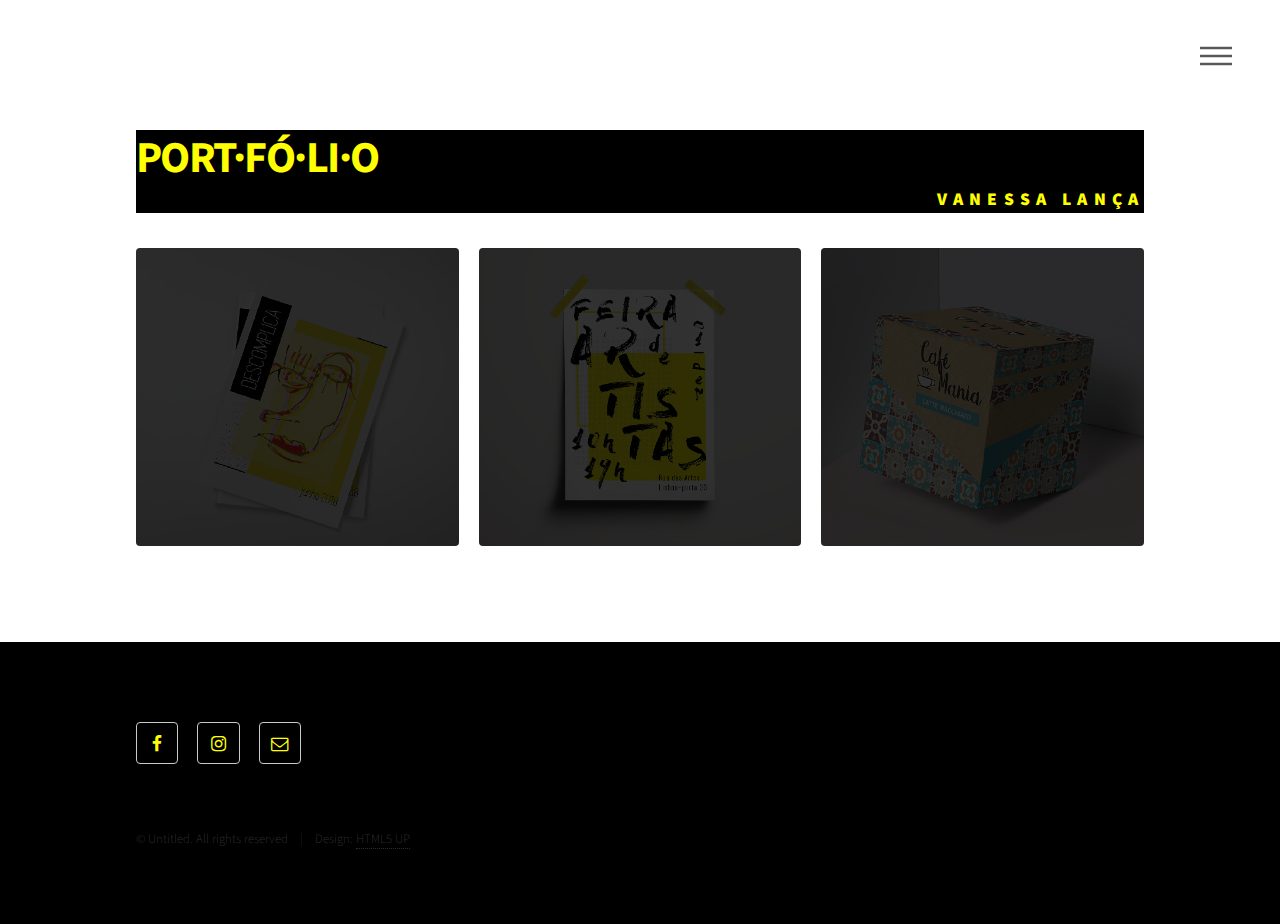
<file: html5up-phantom/index.html>
<!DOCTYPE HTML>
<!--
	Phantom by HTML5 UP
	html5up.net | @ajlkn
	Free for personal and commercial use under the CCA 3.0 license (html5up.net/license)
-->
<html>
	<head>
		<title>:: Portfólio - Vanessa Lança ::</title>
		<meta charset="utf-8" />
		<meta name="viewport" content="width=device-width, initial-scale=1, user-scalable=no" />
		<link rel="stylesheet" href="assets/css/main.css" />
		<noscript><link rel="stylesheet" href="assets/css/noscript.css" /></noscript>
	</head>
	<body class="is-preload">
		<!-- Wrapper -->
			<div id="wrapper">

				<!-- Header -->
					<header id="header">
						<div class="inner">

							<!-- Logo -->
								<!-- <a href="index.html" class="logo">-->
									<!--<span class="symbol"></span><span class="title">PORTFOLIO - VANESSA LANÇA</span>
								</a>

							<!-- Nav -->
								<nav>
									<ul>
										<li><a href="#menu">Menu</a></li>
									</ul>
								</nav>

						</div>
					</header>

				<!-- Menu -->
					<nav id="menu">
						<h2>Menu</h2>
						<ul>
							<li><a href="index.html">Home</a></li>
							<li><a href="contacto.html">Contacto</a></li>
												
							
						</ul>
					</nav>

				<!-- Main -->
					<div id="main">
						<div class="inner">
							<header>
								<h1>PORT·FÓ·LI·O </h1>
								<h2>  VANESSA LANÇA</h2>
								
								<!--<p>.</p> -->
							</header>
							<section class="tiles">
								<article class="style1">
									<span class="image">
										<img src="images/003-01.jpg" alt="" />
									</span>
									<a href="descomplica.html">
										<!--<h2>descomplica</h2> -->
										<div class="content">
											
										</div>
									</a>
								</article>
								<article class="style2">
									<span class="image">
										<img src="images/006-01.jpg" alt="" />
									</span>
									<a href="poster.html">
										<h2></h2>
										<div class="content">
											
										</div>
									</a>
								</article>
								<article class="style3">
									<span class="image">
										<img src="images/009-01.jpg" alt="" />
									</span>
									<a href="cafe.html">
										<h2></h2>
										<div class="content">
											
										</div>
									</a>
								</article>
								<!--<article class="style4">
									<span class="image">
										<img src="images/pic04.jpg" alt="" />
									</span>
									<a href="generic.html">
										<h2>untitled</h2>
										<div class="content">
											
										</div>
									</a>
								</article>
								<article class="style5">
									<span class="image">
										<img src="images/pic05.jpg" alt="" />
									</span>
									<a href="generic.html">
										<h2>untitled</h2>
										<div class="content">
											
										</div>
									</a>
								</article>
								<article class="style6">
									<span class="image">
										<img src="images/pic06.jpg" alt="" />
									</span>
									<a href="generic.html">
										<h2>untitled</h2>
										<div class="content">
											
										</div>
									</a>
								</article>
								<article class="style2">
									<span class="image">
										<img src="images/pic07.jpg" alt="" />
									</span>
									<a href="generic.html">
										<h2>untitled</h2>
										<div class="content">
											
										</div>
									</a>
								</article>
								<article class="style3">
									<span class="image">
										<img src="images/pic08.jpg" alt="" />
									</span>
									<a href="generic.html">
										<h2>untitled</h2>
										<div class="content">
											
										</div>
									</a>
								</article>
								<article class="style1">
									<span class="image">
										<img src="images/pic09.jpg" alt="" />
									</span>
									<a href="generic.html">
										<h2>untitled</h2>
										<div class="content">
											
										</div>
									</a>
								</article>
								<article class="style5">
									<span class="image">
										<img src="images/pic10.jpg" alt="" />
									</span>
									<a href="generic.html">
										<h2>untitled</h2>
										<div class="content">
											
										</div>
									</a>
								</article>
								<article class="style6">
									<span class="image">
										<img src="images/pic11.jpg" alt="" />
									</span>
									<a href="generic.html">
										<h2>untitled</h2>
										<div class="content">
											
										</div>
									</a>
								</article>
								<article class="style4">
									<span class="image">
										<img src="images/pic12.jpg" alt="" />
									</span>
									<a href="generic.html">
										<h2>untitled</h2>
										<div class="content">
											
										</div>
									</a> -->
								</article>
							</section>
						</div>
					</div>

				<!-- Footer -->
					<footer id="footer">
						<div class="inner">
<section>
	  <!--  <h2>Follow</h2>-->
								<ul class="icons">
									
									<li><a href="#" class="icon style2 fa-facebook"><span class="label">Facebook</span></a></li>
									<li><a href="#" class="icon style2 fa-instagram"><span class="label">Instagram</span></a></li>												
																	
									<li><a href="#" class="icon style2 fa-envelope-o"><span class="label">Email</span></a></li>
								</ul>
							</section>
							<ul class="copyright">
								<li>&copy; Untitled. All rights reserved</li><li>Design: <a href="http://html5up.net">HTML5 UP</a></li>
							</ul>
						</div>
					</footer>

			</div>

		<!-- Scripts -->
			<script src="assets/js/jquery.min.js"></script>
			<script src="assets/js/browser.min.js"></script>
			<script src="assets/js/breakpoints.min.js"></script>
			<script src="assets/js/util.js"></script>
			<script src="assets/js/main.js"></script>

	</body>
</html>
</file>
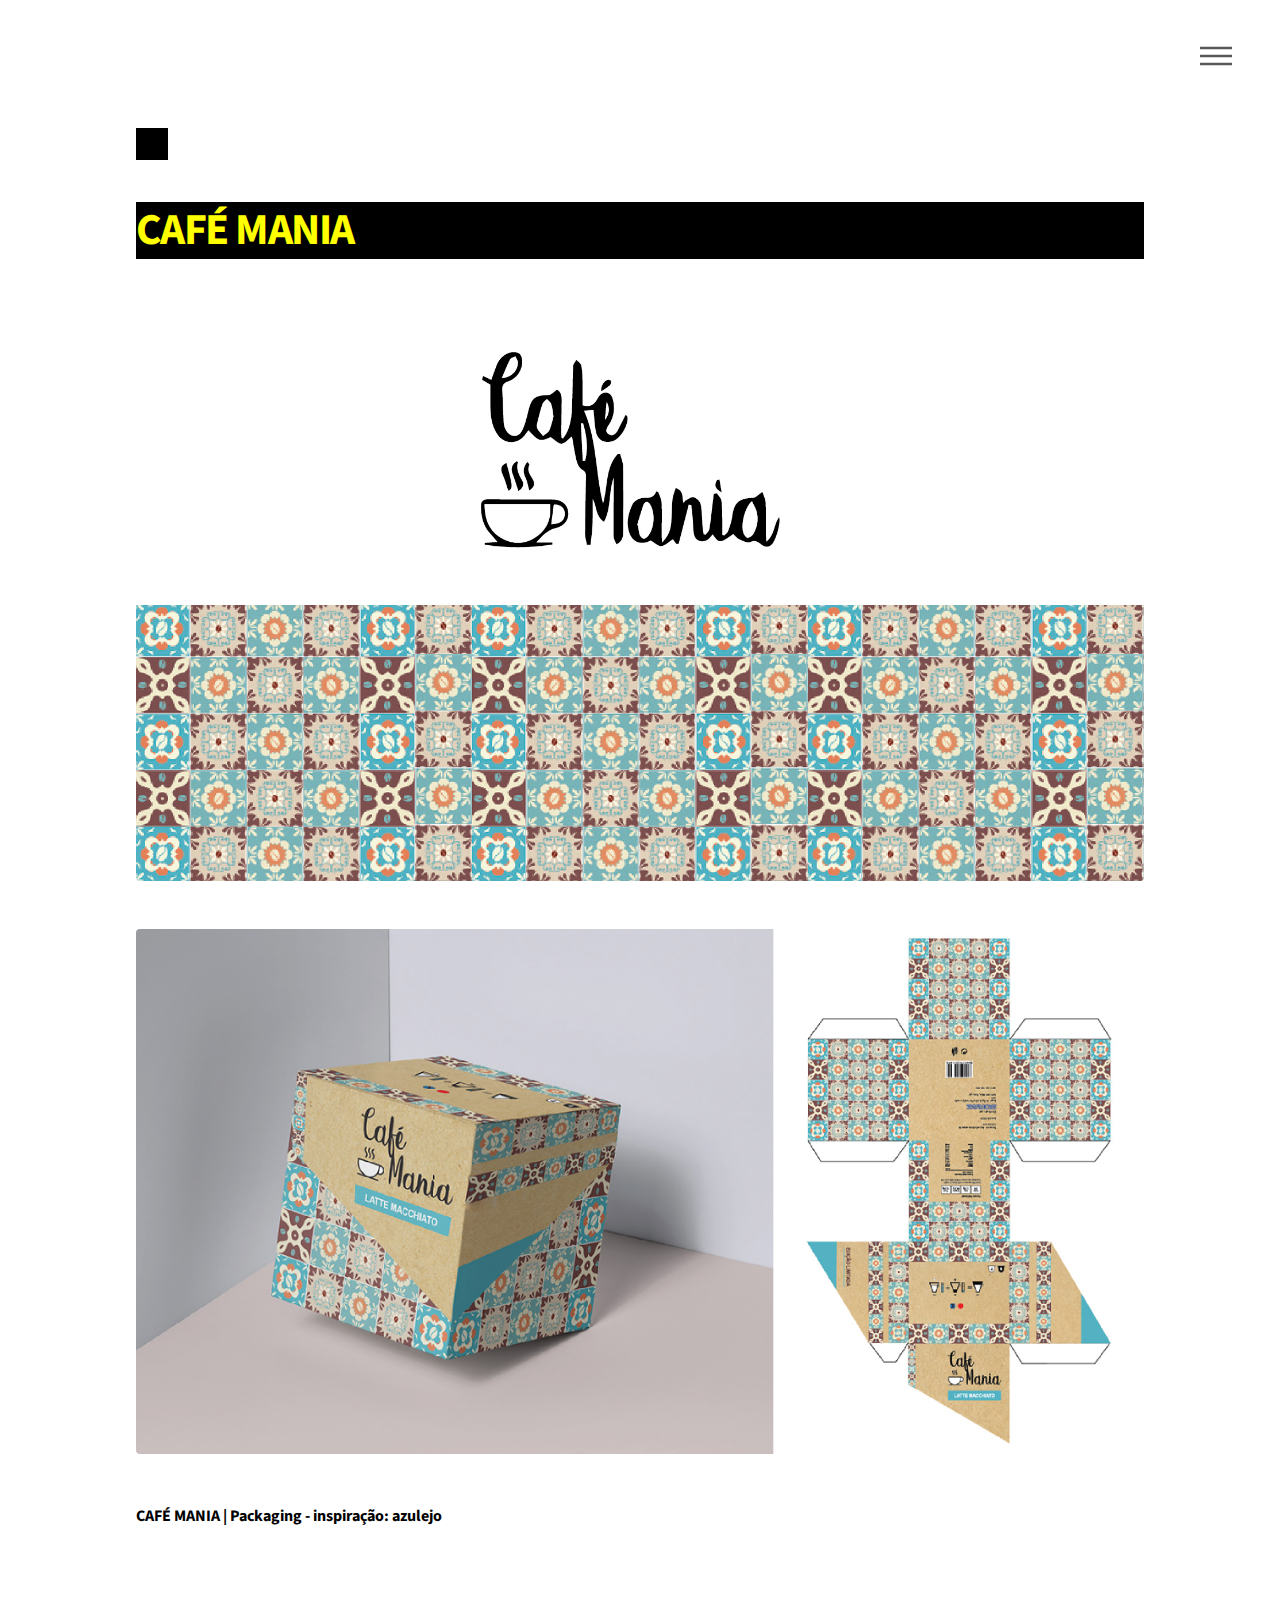
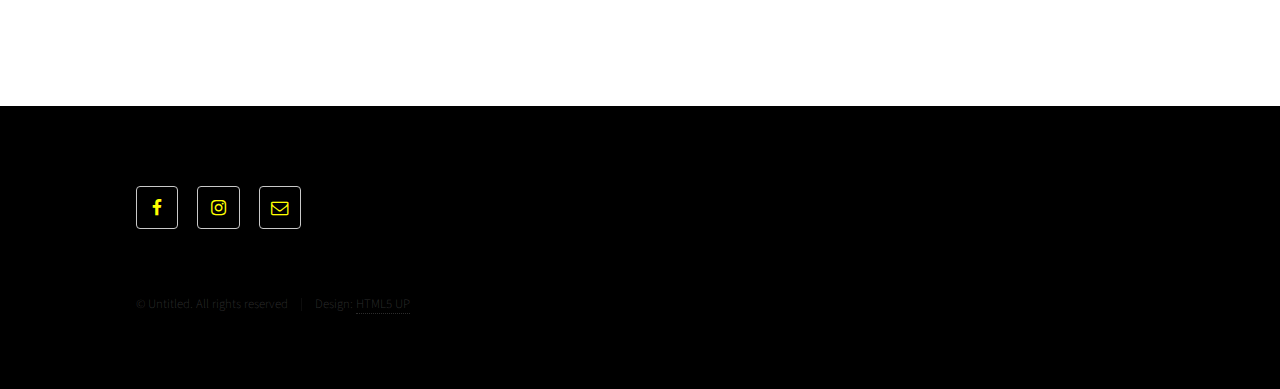
<file: html5up-phantom/cafe.html>
<!DOCTYPE HTML>
<!--
	Phantom by HTML5 UP
	html5up.net | @ajlkn
	Free for personal and commercial use under the CCA 3.0 license (html5up.net/license)
-->
<html>
	<head>
		<title>CAFÉ MANIA</title>
		<meta charset="utf-8" />
		<meta name="viewport" content="width=device-width, initial-scale=1, user-scalable=no" />
		<link rel="stylesheet" href="assets/css/main.css" />
		<noscript><link rel="stylesheet" href="assets/css/noscript.css" /></noscript>
	</head>
	<body class="is-preload">
		<!-- Wrapper -->
			<div id="wrapper">

				<!-- Header -->
					<header id="header">
						<div class="inner">

							<!-- Logo -->
								<a href="index.html" class="logo">
									<span class="symbol"><img src="images/icon.jpg" alt="" /></span>
								</a>

							<!-- Nav -->
								<nav>
									<ul>
										<li><a href="#menu">Menu</a></li>
									</ul>
								</nav>

						</div>
					</header>

				<!-- Menu -->
					<nav id="menu">
						<h2>Menu</h2>
						<ul>
							<li><a href="index.html">Home</a></li>
							<li><a href="contacto.html">Contacto</a></li>
							
						</ul>
					</nav>

				<!-- Main -->
					<div id="main">
						<div class="inner">
							<h1>CAFÉ MANIA</h1>
							<span class="image main"></span>
							
							<span class="image main"><img src="images/007-02.jpg" alt="" /></span>
							<span class="image main"><img src="images/008-01.jpg" alt="" /></span>
						  <p>CAFÉ MANIA | Packaging - inspiração: azulejo</p>
</div>
					</div>

				<!-- Footer -->
					<footer id="footer">
						<div class="inner">
<section>
	  <!--  <h2>Follow</h2>-->
								<ul class="icons">
									
									<li><a href="#" class="icon style2 fa-facebook"><span class="label">Facebook</span></a></li>
									<li><a href="#" class="icon style2 fa-instagram"><span class="label">Instagram</span></a></li>
																	
									<li><a href="#" class="icon style2 fa-envelope-o"><span class="label">Email</span></a></li>
								</ul>
							</section>
							<ul class="copyright">
								<li>&copy; Untitled. All rights reserved</li><li>Design: <a href="http://html5up.net">HTML5 UP</a></li>
							</ul>
						</div>
					</footer>

			</div>

		<!-- Scripts -->
			<script src="assets/js/jquery.min.js"></script>
			<script src="assets/js/browser.min.js"></script>
			<script src="assets/js/breakpoints.min.js"></script>
			<script src="assets/js/util.js"></script>
			<script src="assets/js/main.js"></script>

	</body>
</html>
</file>
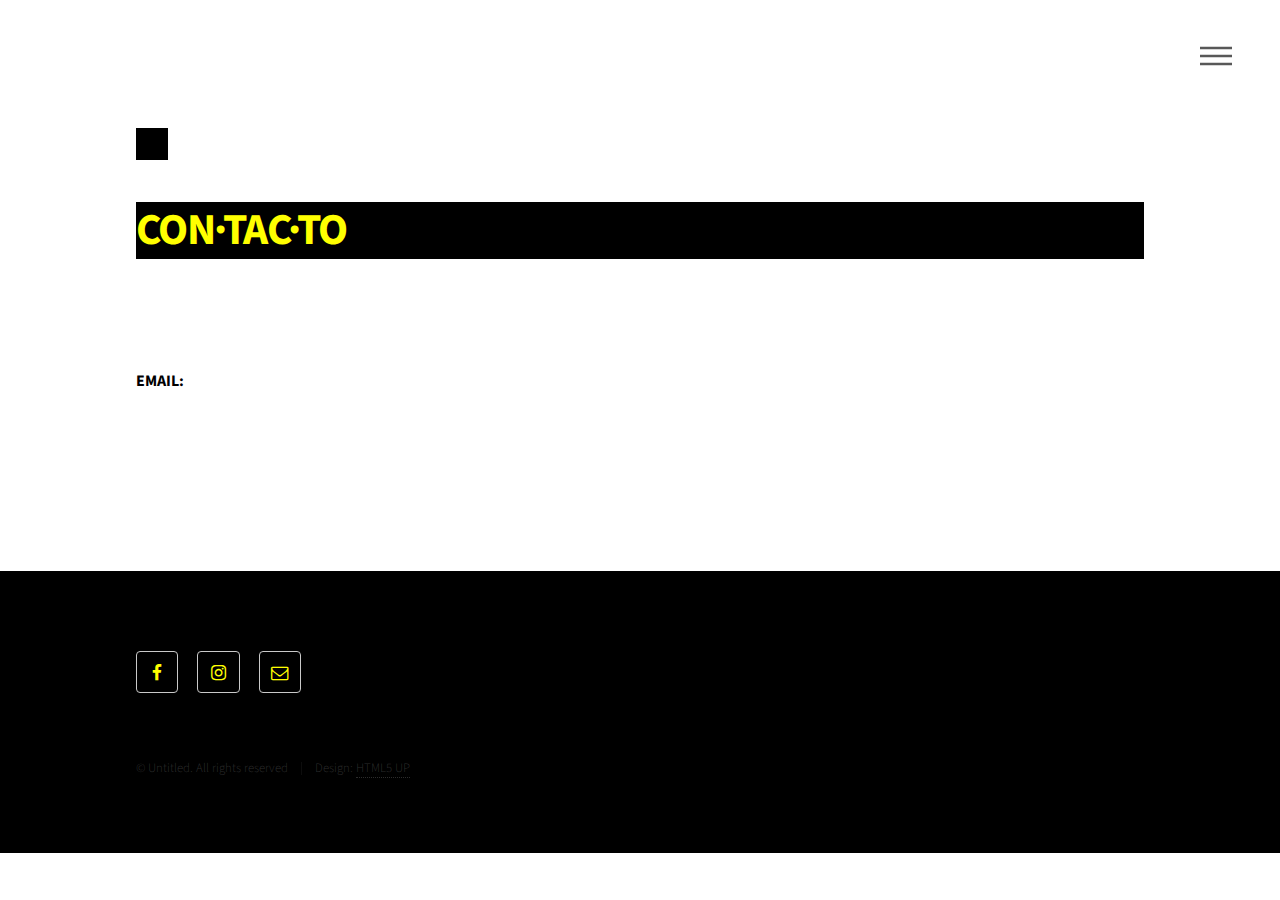
<file: html5up-phantom/contacto.html>
<!DOCTYPE HTML>
<!--
	Phantom by HTML5 UP
	html5up.net | @ajlkn
	Free for personal and commercial use under the CCA 3.0 license (html5up.net/license)
-->
<html>
	<head>
		<title>Contacto</title>
		<meta charset="utf-8" />
		<meta name="viewport" content="width=device-width, initial-scale=1, user-scalable=no" />
		<link rel="stylesheet" href="assets/css/main.css" />
		<noscript><link rel="stylesheet" href="assets/css/noscript.css" /></noscript>
	</head>
	<body class="is-preload">
		<!-- Wrapper -->
			<div id="wrapper">

				<!-- Header -->
					<header id="header">
						<div class="inner">

							<!-- Logo -->
								<a href="index.html" class="logo">
									<span class="symbol"><img src="images/icon.jpg" alt="" /></span>
								</a>

							<!-- Nav -->
								<nav>
									<ul>
										<li><a href="#menu">Menu</a></li>
									</ul>
								</nav>

						</div>
					</header>

				<!-- Menu -->
					<nav id="menu">
						<h2>Menu</h2>
						<ul>
							<li><a href="index.html">Home</a></li>
							<li><a href="generic.html">Ipsum veroeros</a></li>
							<li><a href="generic.html">Tempus etiam</a></li>
							<li><a href="generic.html">Consequat dolor</a></li>
							<li><a href="elements.html">Elements</a></li>
						</ul>
					</nav>

				<!-- Main -->
					<div id="main">
						<div class="inner">
							<h1>CON·TAC·TO</h1>
							<!--<span class="image main"><img src="images/pic13.jpg" alt="" /></span>-->
							
							<!--<span class="image main"><img src="images/pic13.jpg" alt="" /></span>-->
							<p>&nbsp;</p>
							<p>EMAIL: </p>
						</div>
					</div>

				<!-- Footer -->
					<footer id="footer">
						<div class="inner">
<section>
	   <!-- <h2>Follow</h2>-->
								<ul class="icons">
									
									<li><a href="#" class="icon style2 fa-facebook"><span class="label">Facebook</span></a></li>
									<li><a href="#" class="icon style2 fa-instagram"><span class="label">Instagram</span></a></li>
																	
									<li><a href="#" class="icon style2 fa-envelope-o"><span class="label">Email</span></a></li>
								</ul>
							</section>
							<ul class="copyright">
								<li>&copy; Untitled. All rights reserved</li><li>Design: <a href="http://html5up.net">HTML5 UP</a></li>
							</ul>
						</div>
					</footer>

			</div>

		<!-- Scripts -->
			<script src="assets/js/jquery.min.js"></script>
			<script src="assets/js/browser.min.js"></script>
			<script src="assets/js/breakpoints.min.js"></script>
			<script src="assets/js/util.js"></script>
			<script src="assets/js/main.js"></script>

	</body>
</html>
</file>
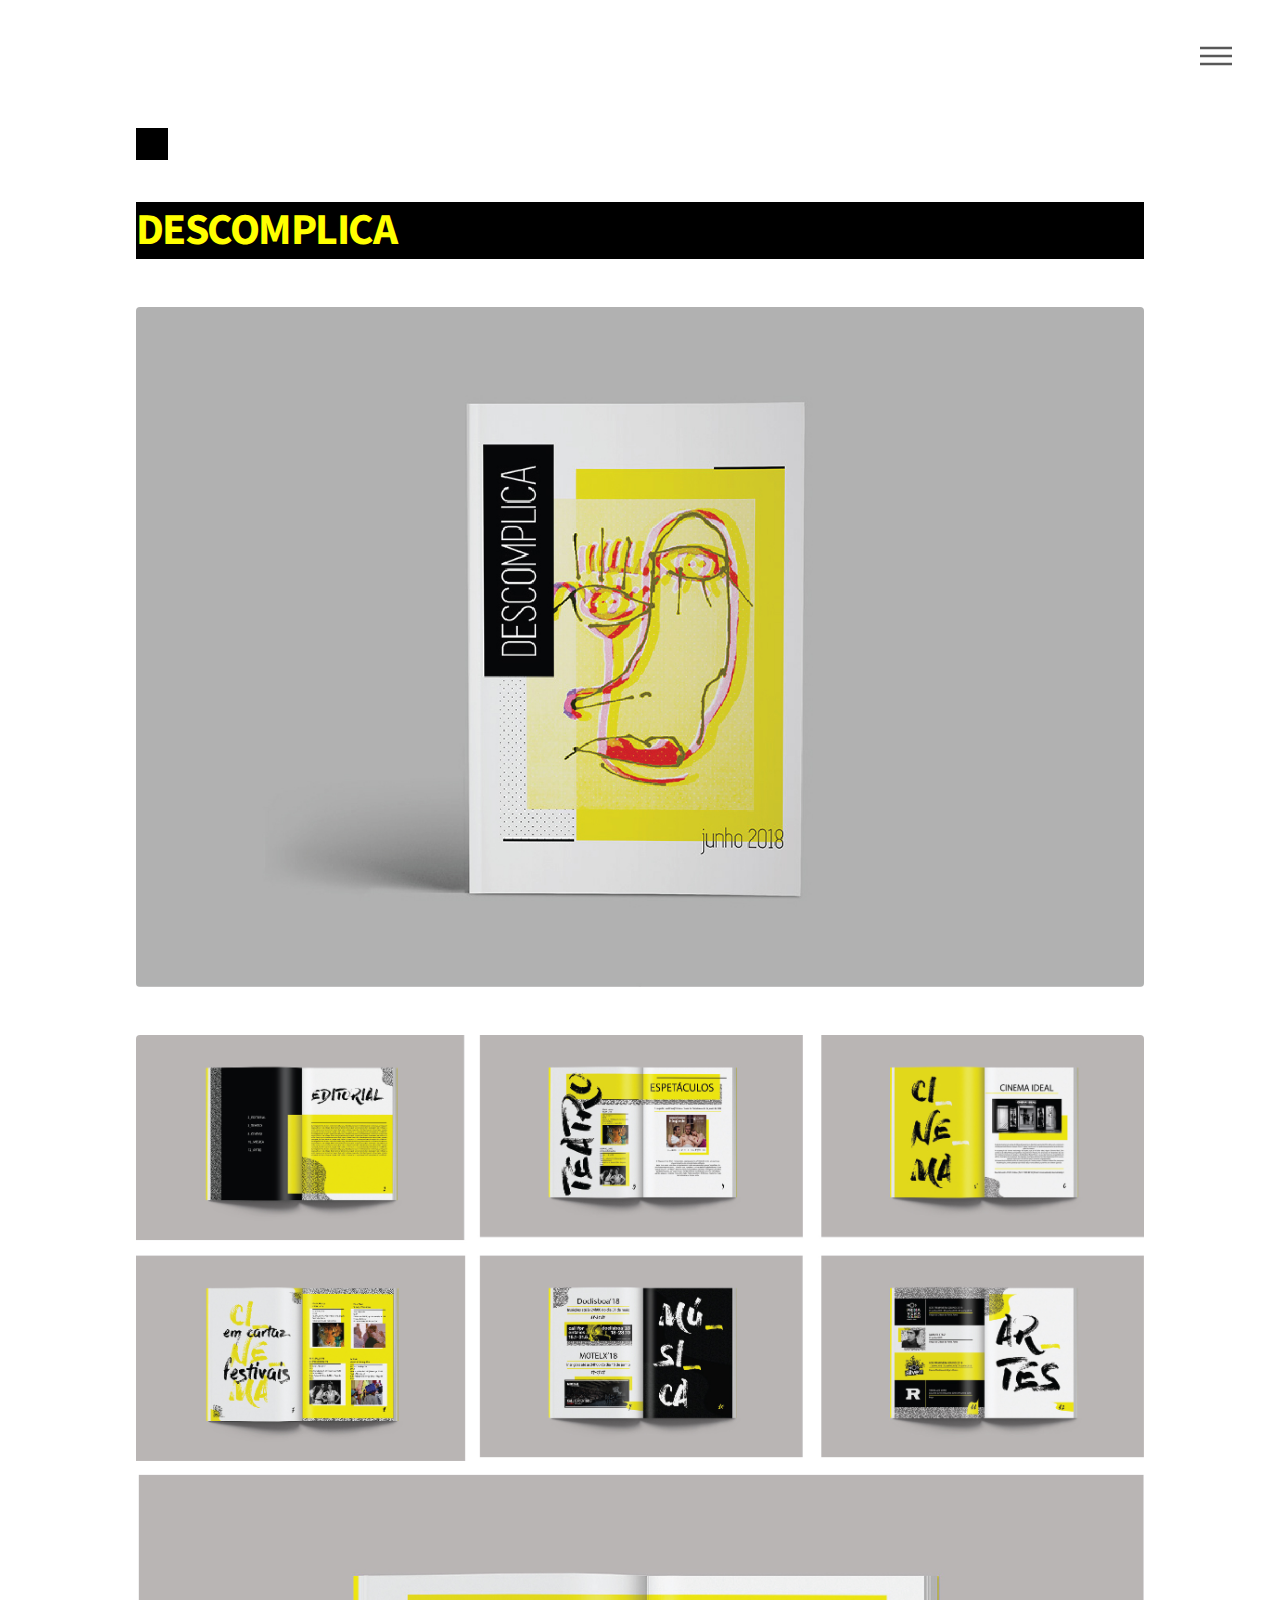
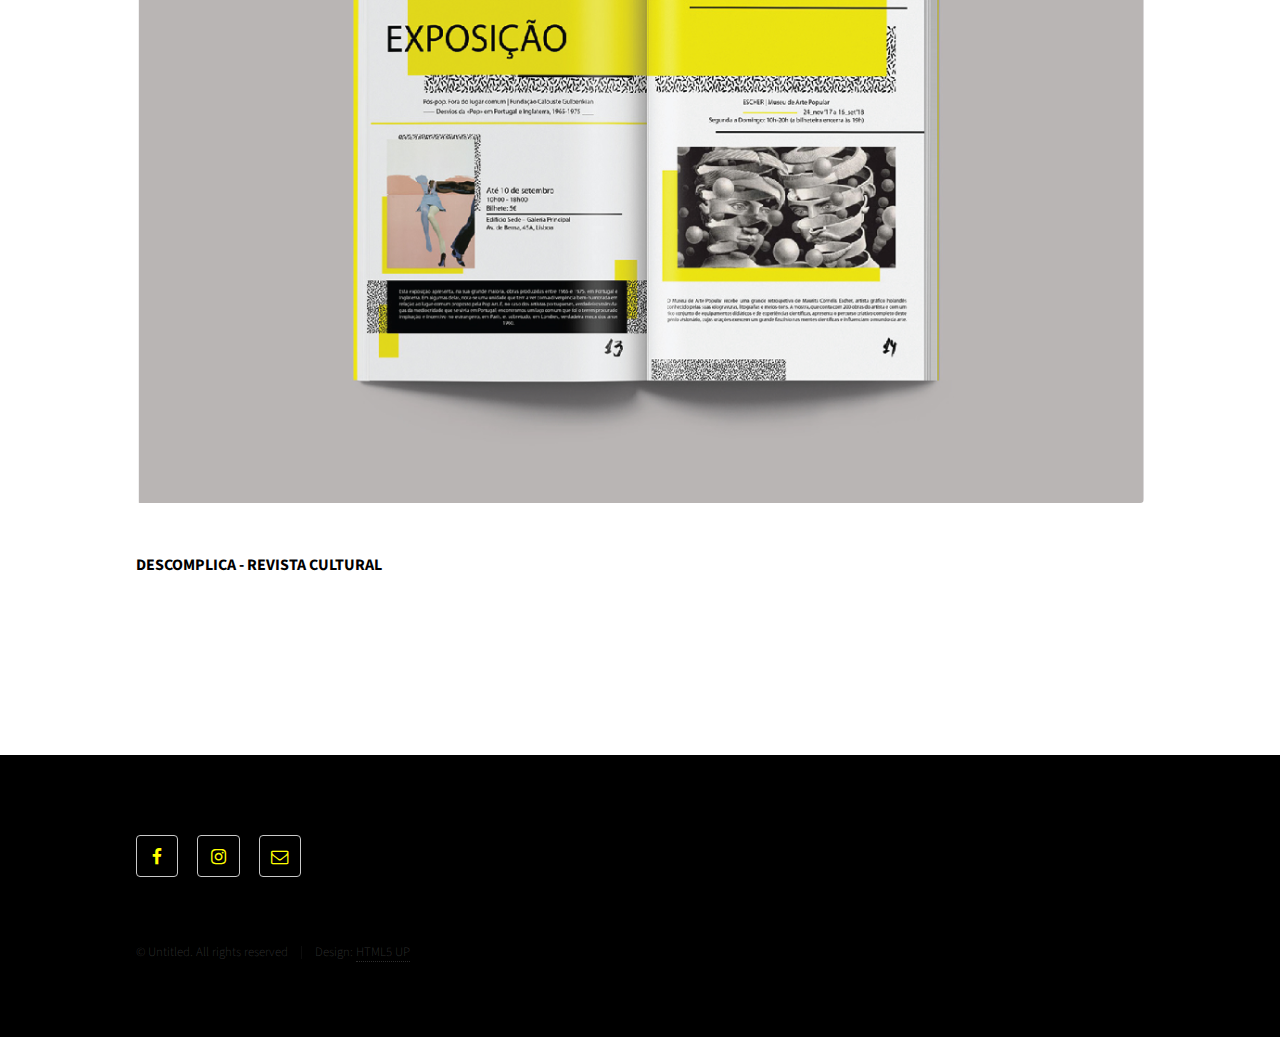
<file: html5up-phantom/descomplica.html>
<!DOCTYPE HTML>
<!--
	Phantom by HTML5 UP
	html5up.net | @ajlkn
	Free for personal and commercial use under the CCA 3.0 license (html5up.net/license)
-->
<html>
	<head>
		<title>DESCOMPLICA</title>
		<meta charset="utf-8" />
		<meta name="viewport" content="width=device-width, initial-scale=1, user-scalable=no" />
		<link rel="stylesheet" href="assets/css/main.css" />
		<noscript><link rel="stylesheet" href="assets/css/noscript.css" /></noscript>
	</head>
	<body class="is-preload">
		<!-- Wrapper -->
			<div id="wrapper">

				<!-- Header -->
					<header id="header">
						<div class="inner">

							<!-- Logo -->
								<a href="index.html" class="logo">
									<span class="symbol"><img src="images/icon.jpg" alt="" /></span>
								</a>

							<!-- Nav -->
								<nav>
									<ul>
										<li><a href="#menu">Menu</a></li>
									</ul>
								</nav>

						</div>
					</header>

				<!-- Menu -->
					<nav id="menu">
						<h2>Menu</h2>
						<ul>
							<li><a href="index.html">Home</a></li>
							<li><a href="contacto.html">Contacto</a></li>
							
						</ul>
					</nav>

				<!-- Main -->
					<div id="main">
						<div class="inner">
							<h1>DESCOMPLICA</h1>
							<span class="image main"></span>
							
							<span class="image main"><img src="images/002-01.jpg" alt="" /></span>
							<span class="image main"><img src="images/001.jpg" alt="" /></span>
						  <p>DESCOMPLICA - REVISTA CULTURAL</p>
</div>
					</div>

				<!-- Footer -->
					<footer id="footer">
						<div class="inner">
<section>
	    <!--<h2>Follow</h2>-->
								<ul class="icons">
									
									<li><a href="#" class="icon style2 fa-facebook"><span class="label">Facebook</span></a></li>
									<li><a href="#" class="icon style2 fa-instagram"><span class="label">Instagram</span></a></li>
																	
									<li><a href="#" class="icon style2 fa-envelope-o"><span class="label">Email</span></a></li>
								</ul>
							</section>
							<ul class="copyright">
								<li>&copy; Untitled. All rights reserved</li><li>Design: <a href="http://html5up.net">HTML5 UP</a></li>
							</ul>
						</div>
					</footer>

			</div>

		<!-- Scripts -->
			<script src="assets/js/jquery.min.js"></script>
			<script src="assets/js/browser.min.js"></script>
			<script src="assets/js/breakpoints.min.js"></script>
			<script src="assets/js/util.js"></script>
			<script src="assets/js/main.js"></script>

	</body>
</html>
</file>
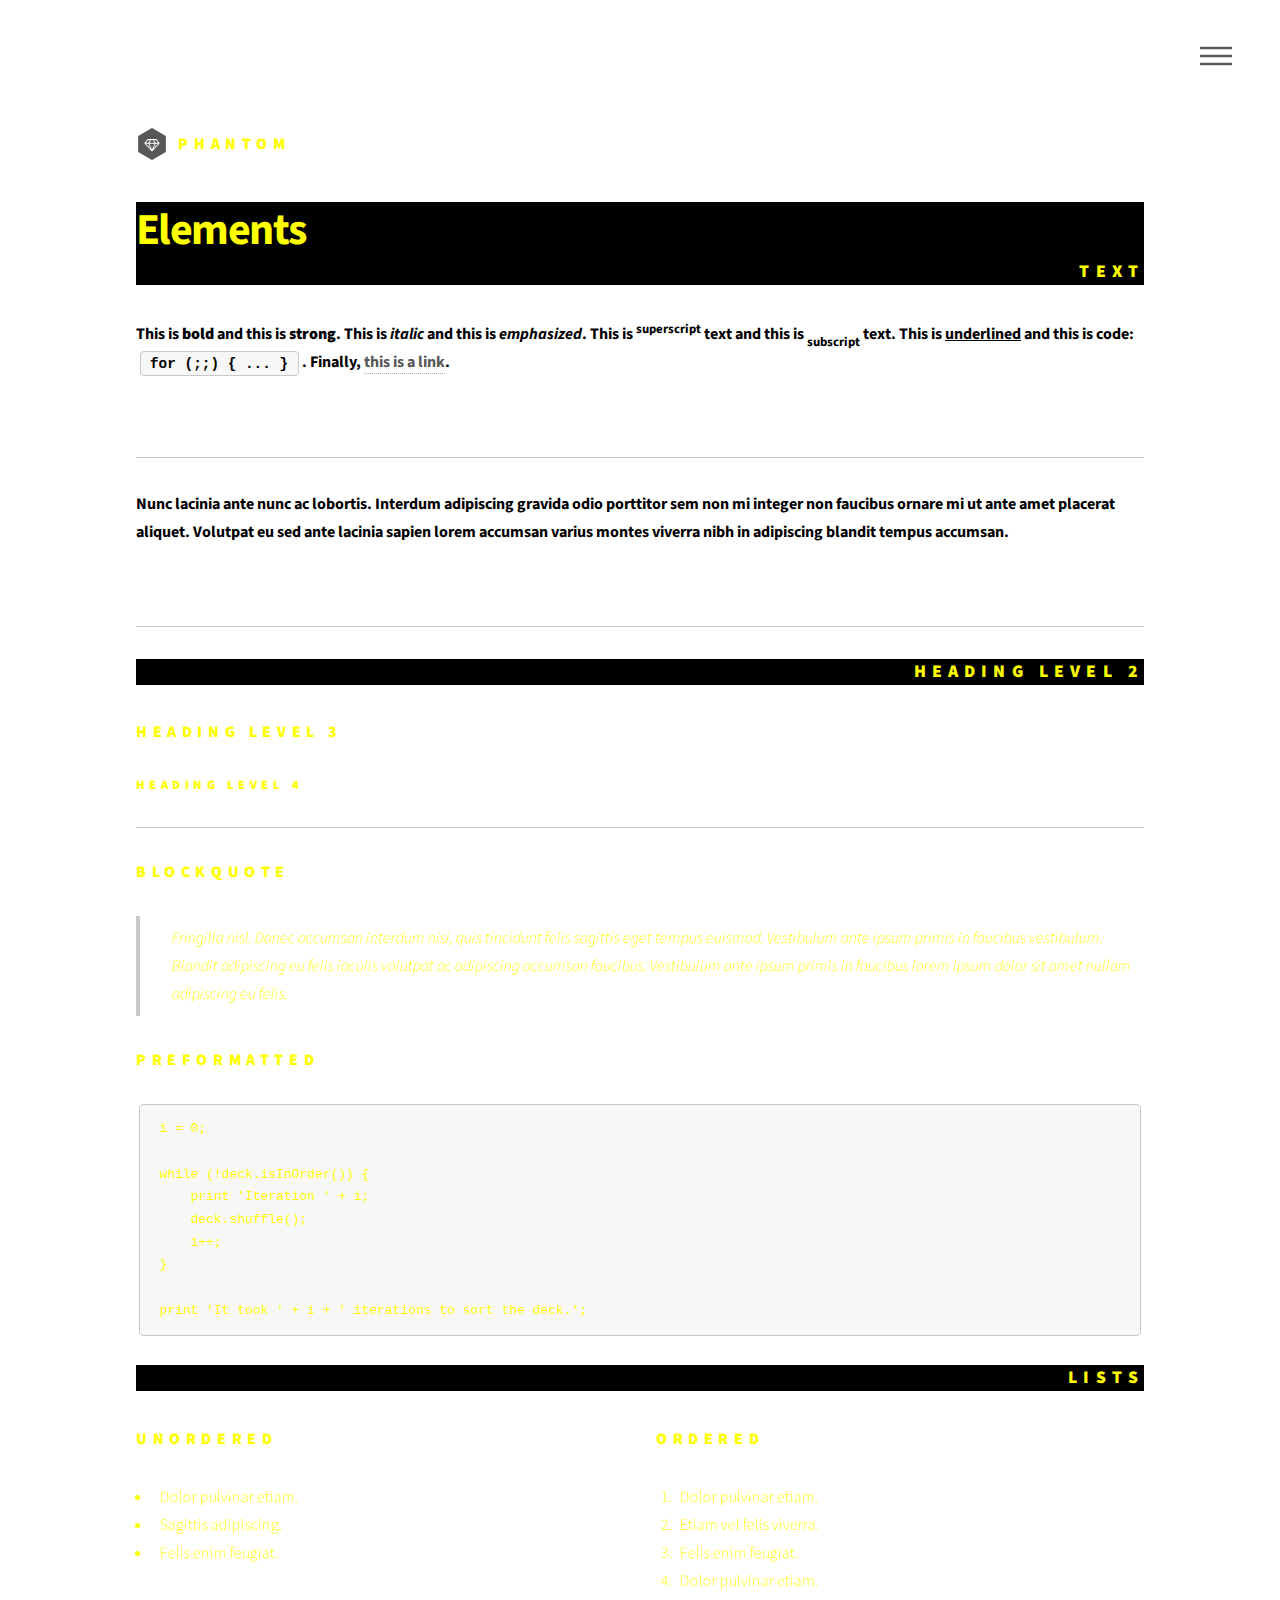
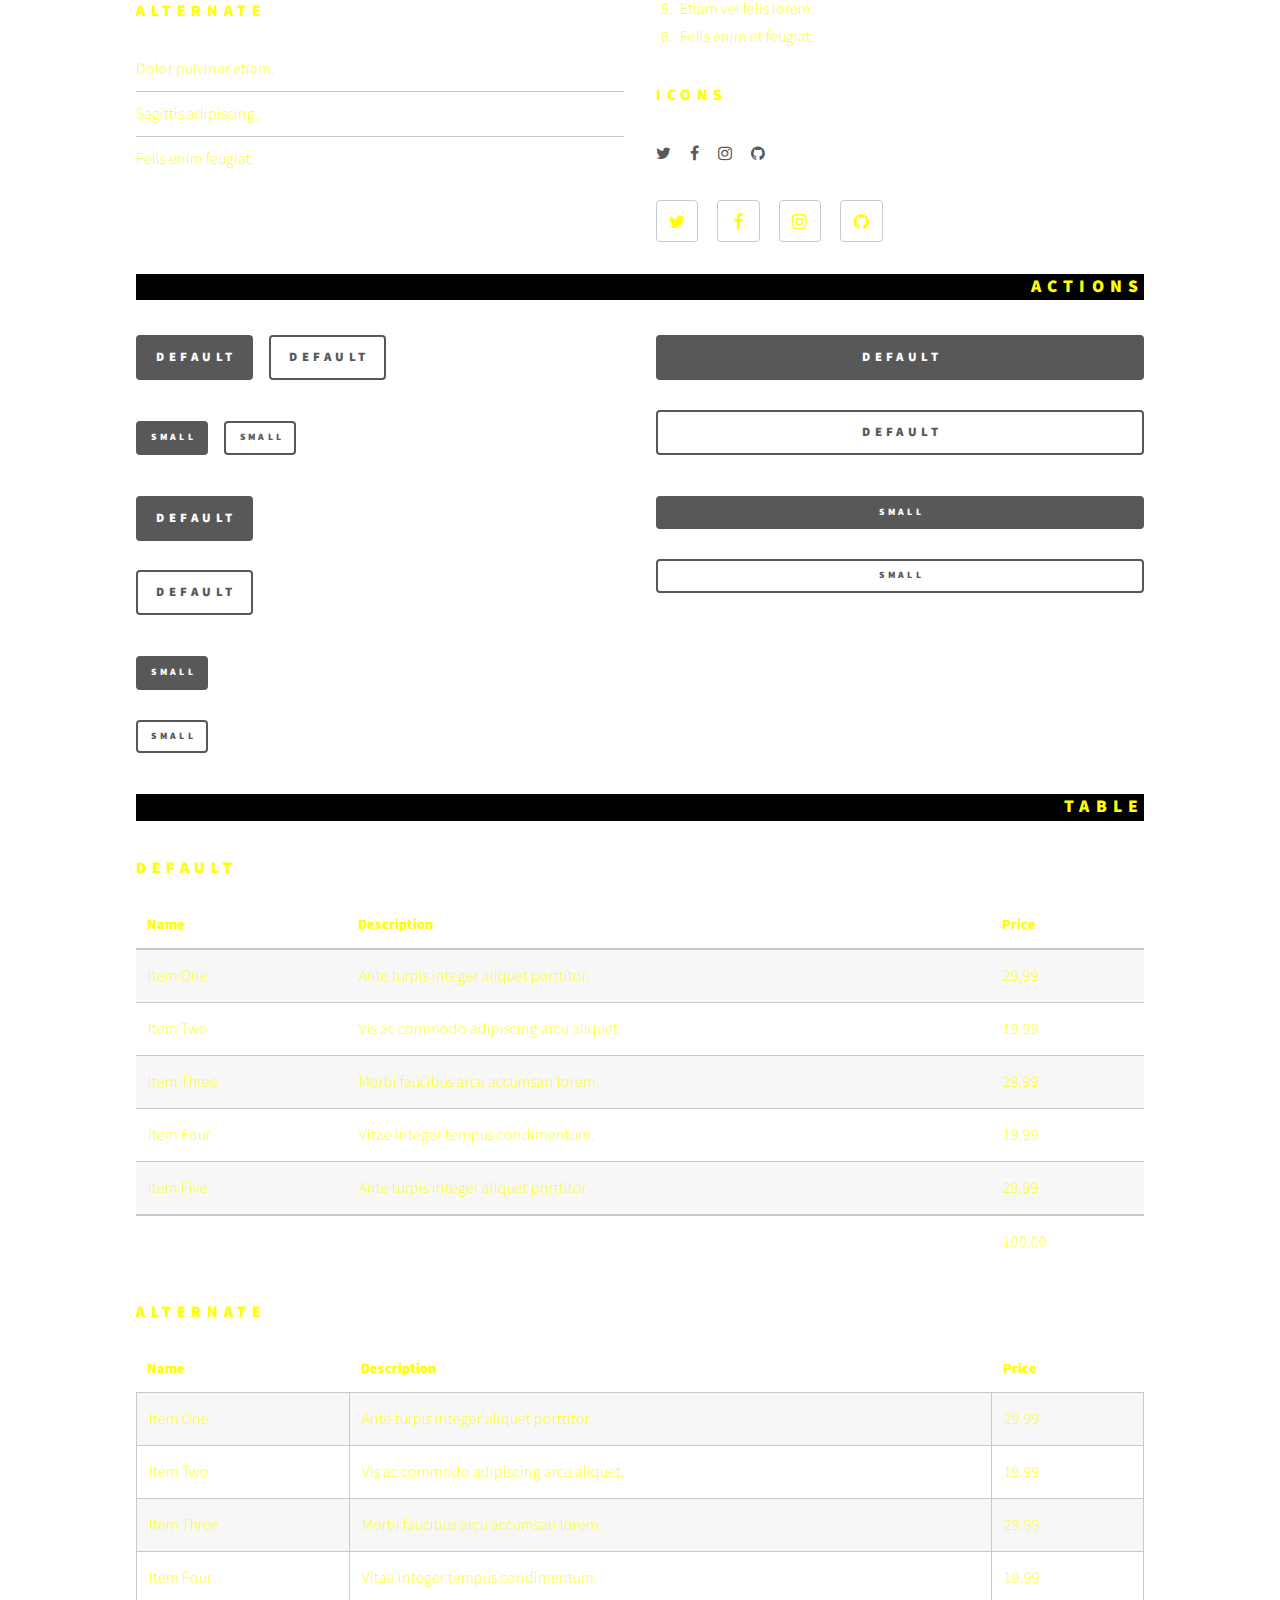
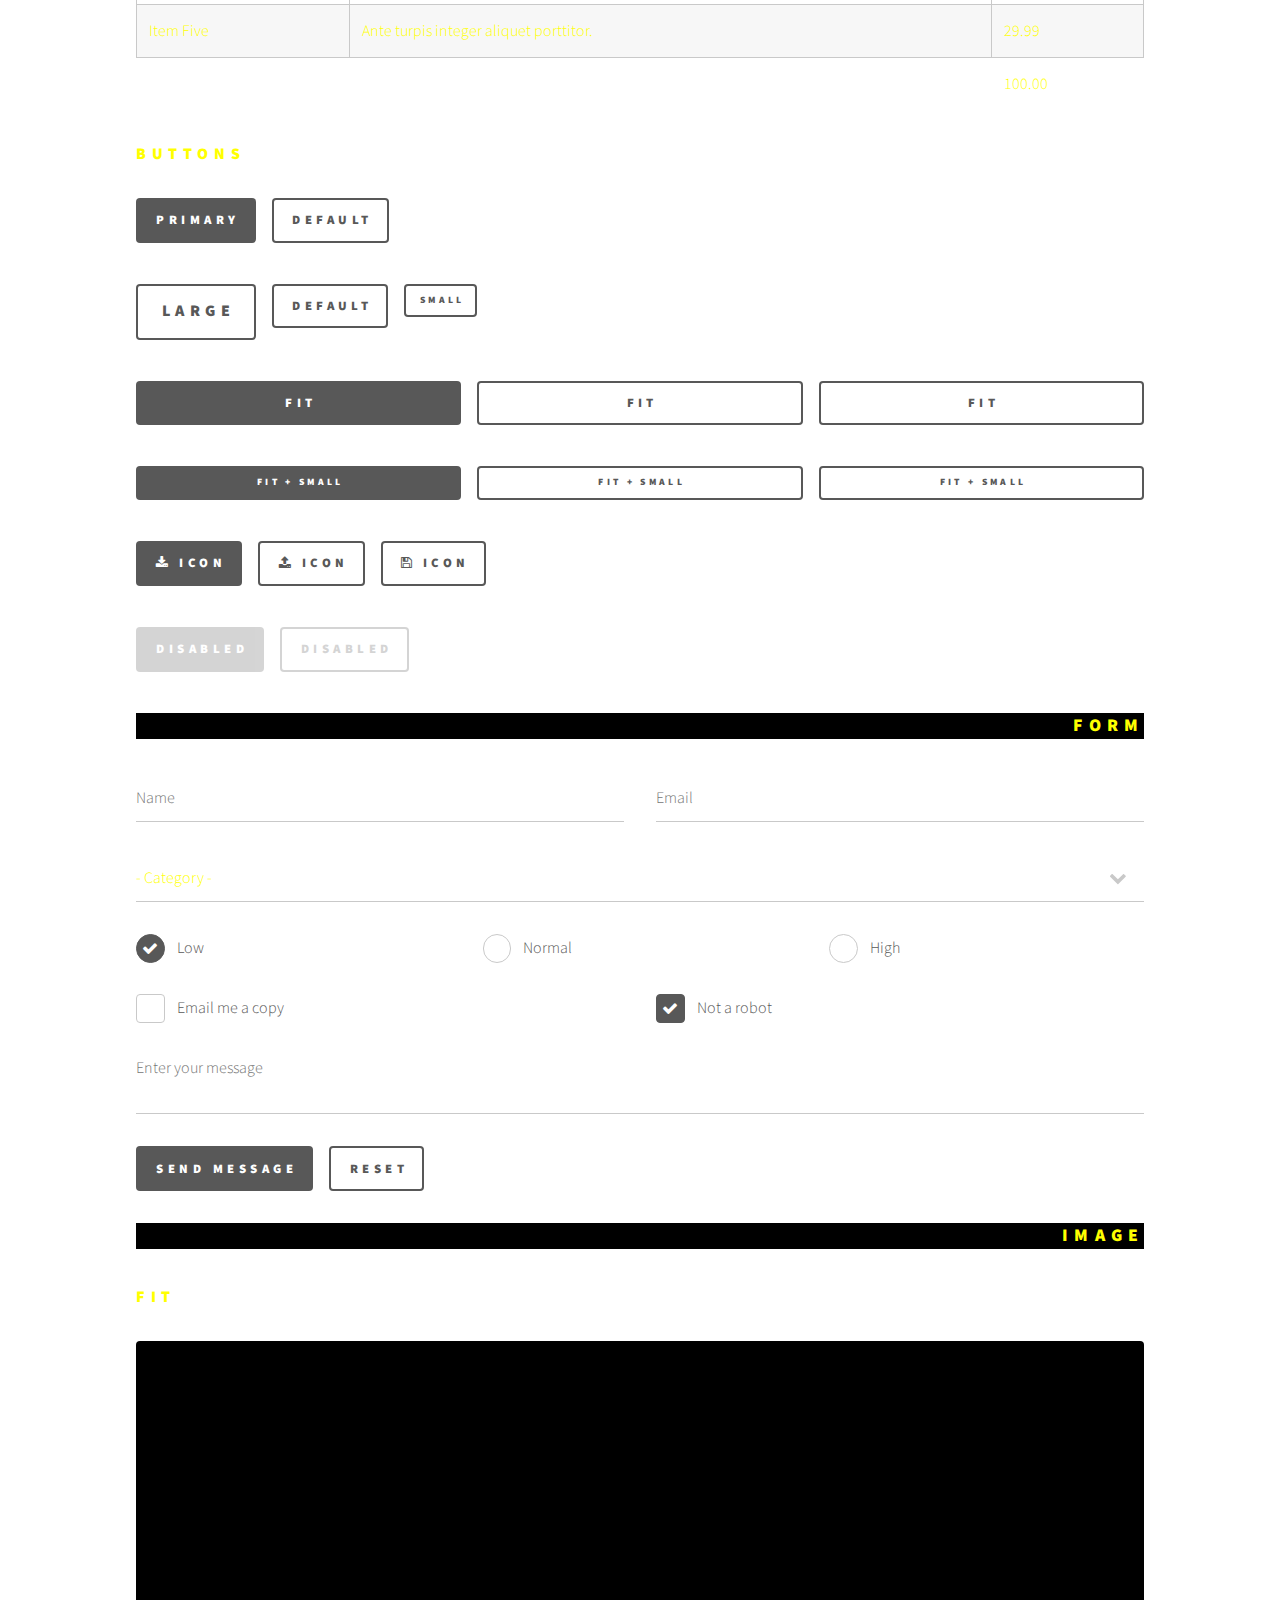
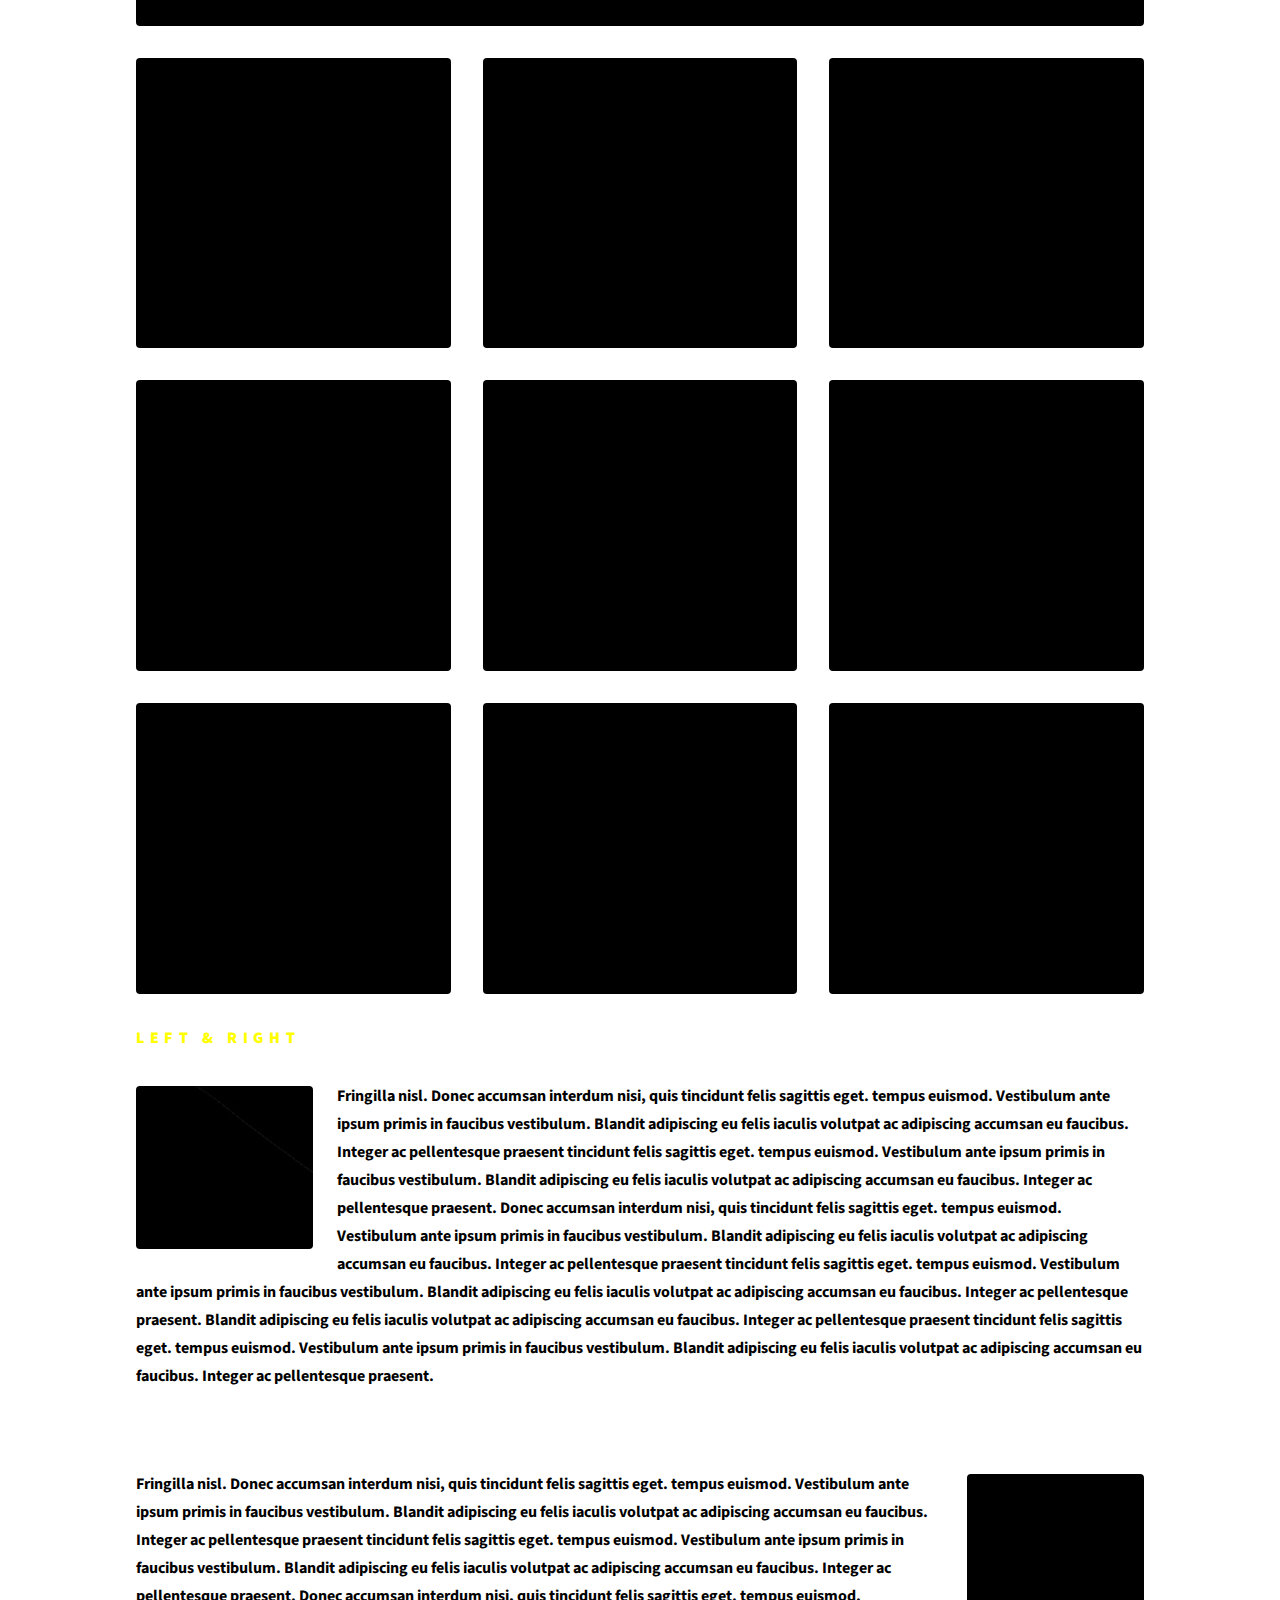
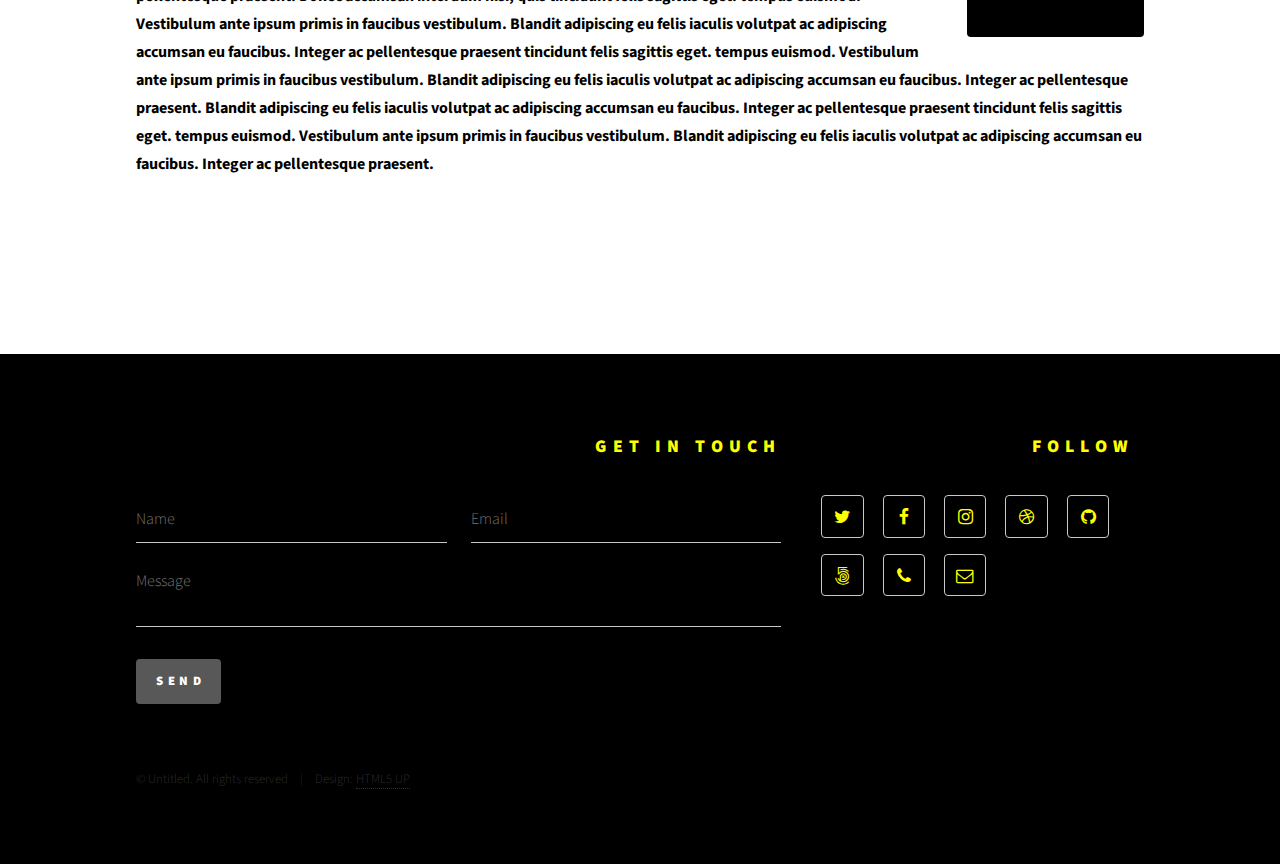
<file: html5up-phantom/elements.html>
<!DOCTYPE HTML>
<!--
	Phantom by HTML5 UP
	html5up.net | @ajlkn
	Free for personal and commercial use under the CCA 3.0 license (html5up.net/license)
-->
<html>
	<head>
		<title>Elements - Phantom by HTML5 UP</title>
		<meta charset="utf-8" />
		<meta name="viewport" content="width=device-width, initial-scale=1, user-scalable=no" />
		<link rel="stylesheet" href="assets/css/main.css" />
		<noscript><link rel="stylesheet" href="assets/css/noscript.css" /></noscript>
	</head>
	<body class="is-preload">
		<!-- Wrapper -->
			<div id="wrapper">

				<!-- Header -->
					<header id="header">
						<div class="inner">

							<!-- Logo -->
								<a href="index.html" class="logo">
									<span class="symbol"><img src="images/logo.svg" alt="" /></span><span class="title">Phantom</span>
								</a>

							<!-- Nav -->
								<nav>
									<ul>
										<li><a href="#menu">Menu</a></li>
									</ul>
								</nav>

						</div>
					</header>

				<!-- Menu -->
					<nav id="menu">
						<h2>Menu</h2>
						<ul>
							<li><a href="index.html">Home</a></li>
							<li><a href="generic.html">Ipsum veroeros</a></li>
							<li><a href="generic.html">Tempus etiam</a></li>
							<li><a href="generic.html">Consequat dolor</a></li>
							<li><a href="elements.html">Elements</a></li>
						</ul>
					</nav>

				<!-- Main -->
					<div id="main">
						<div class="inner">
							<h1>Elements</h1>

							<!-- Text -->
								<section>
									<h2>Text</h2>
									<p>This is <b>bold</b> and this is <strong>strong</strong>. This is <i>italic</i> and this is <em>emphasized</em>.
									This is <sup>superscript</sup> text and this is <sub>subscript</sub> text.
									This is <u>underlined</u> and this is code: <code>for (;;) { ... }</code>. Finally, <a href="#">this is a link</a>.</p>
									<hr />
									<p>Nunc lacinia ante nunc ac lobortis. Interdum adipiscing gravida odio porttitor sem non mi integer non faucibus ornare mi ut ante amet placerat aliquet. Volutpat eu sed ante lacinia sapien lorem accumsan varius montes viverra nibh in adipiscing blandit tempus accumsan.</p>
									<hr />
									<h2>Heading Level 2</h2>
									<h3>Heading Level 3</h3>
									<h4>Heading Level 4</h4>
									<hr />
									<h3>Blockquote</h3>
									<blockquote>Fringilla nisl. Donec accumsan interdum nisi, quis tincidunt felis sagittis eget tempus euismod. Vestibulum ante ipsum primis in faucibus vestibulum. Blandit adipiscing eu felis iaculis volutpat ac adipiscing accumsan faucibus. Vestibulum ante ipsum primis in faucibus lorem ipsum dolor sit amet nullam adipiscing eu felis.</blockquote>
									<h3>Preformatted</h3>
									<pre><code>i = 0;

while (!deck.isInOrder()) {
    print 'Iteration ' + i;
    deck.shuffle();
    i++;
}

print 'It took ' + i + ' iterations to sort the deck.';</code></pre>
								</section>

							<!-- Lists -->
								<section>
									<h2>Lists</h2>
									<div class="row">
										<div class="col-6 col-12-medium">
											<h3>Unordered</h3>
											<ul>
												<li>Dolor pulvinar etiam.</li>
												<li>Sagittis adipiscing.</li>
												<li>Felis enim feugiat.</li>
											</ul>
											<h3>Alternate</h3>
											<ul class="alt">
												<li>Dolor pulvinar etiam.</li>
												<li>Sagittis adipiscing.</li>
												<li>Felis enim feugiat.</li>
											</ul>
										</div>
										<div class="col-6 col-12-medium">
											<h3>Ordered</h3>
											<ol>
												<li>Dolor pulvinar etiam.</li>
												<li>Etiam vel felis viverra.</li>
												<li>Felis enim feugiat.</li>
												<li>Dolor pulvinar etiam.</li>
												<li>Etiam vel felis lorem.</li>
												<li>Felis enim et feugiat.</li>
											</ol>
											<h3>Icons</h3>
											<ul class="icons">
												<li><a href="#" class="icon style1 fa-twitter"><span class="label">Twitter</span></a></li>
												<li><a href="#" class="icon style1 fa-facebook"><span class="label">Facebook</span></a></li>
												<li><a href="#" class="icon style1 fa-instagram"><span class="label">Instagram</span></a></li>
												<li><a href="#" class="icon style1 fa-github"><span class="label">Github</span></a></li>
											</ul>
											<ul class="icons">
												<li><a href="#" class="icon style2 fa-twitter"><span class="label">Twitter</span></a></li>
												<li><a href="#" class="icon style2 fa-facebook"><span class="label">Facebook</span></a></li>
												<li><a href="#" class="icon style2 fa-instagram"><span class="label">Instagram</span></a></li>
												<li><a href="#" class="icon style2 fa-github"><span class="label">Github</span></a></li>
											</ul>
										</div>
									</div>
									<h2>Actions</h2>
									<div class="row">
										<div class="col-6 col-12-medium">
											<ul class="actions">
												<li><a href="#" class="button primary">Default</a></li>
												<li><a href="#" class="button">Default</a></li>
											</ul>
											<ul class="actions small">
												<li><a href="#" class="button primary small">Small</a></li>
												<li><a href="#" class="button small">Small</a></li>
											</ul>
											<ul class="actions stacked">
												<li><a href="#" class="button primary">Default</a></li>
												<li><a href="#" class="button">Default</a></li>
											</ul>
											<ul class="actions stacked">
												<li><a href="#" class="button primary small">Small</a></li>
												<li><a href="#" class="button small">Small</a></li>
											</ul>
										</div>
										<div class="col-6 col-12-medium">
											<ul class="actions stacked">
												<li><a href="#" class="button primary fit">Default</a></li>
												<li><a href="#" class="button fit">Default</a></li>
											</ul>
											<ul class="actions stacked">
												<li><a href="#" class="button primary small fit">Small</a></li>
												<li><a href="#" class="button small fit">Small</a></li>
											</ul>
										</div>
									</div>
								</section>

							<!-- Table -->
								<section>
									<h2>Table</h2>
									<h3>Default</h3>
									<div class="table-wrapper">
										<table>
											<thead>
												<tr>
													<th>Name</th>
													<th>Description</th>
													<th>Price</th>
												</tr>
											</thead>
											<tbody>
												<tr>
													<td>Item One</td>
													<td>Ante turpis integer aliquet porttitor.</td>
													<td>29.99</td>
												</tr>
												<tr>
													<td>Item Two</td>
													<td>Vis ac commodo adipiscing arcu aliquet.</td>
													<td>19.99</td>
												</tr>
												<tr>
													<td>Item Three</td>
													<td> Morbi faucibus arcu accumsan lorem.</td>
													<td>29.99</td>
												</tr>
												<tr>
													<td>Item Four</td>
													<td>Vitae integer tempus condimentum.</td>
													<td>19.99</td>
												</tr>
												<tr>
													<td>Item Five</td>
													<td>Ante turpis integer aliquet porttitor.</td>
													<td>29.99</td>
												</tr>
											</tbody>
											<tfoot>
												<tr>
													<td colspan="2"></td>
													<td>100.00</td>
												</tr>
											</tfoot>
										</table>
									</div>

									<h3>Alternate</h3>
									<div class="table-wrapper">
										<table class="alt">
											<thead>
												<tr>
													<th>Name</th>
													<th>Description</th>
													<th>Price</th>
												</tr>
											</thead>
											<tbody>
												<tr>
													<td>Item One</td>
													<td>Ante turpis integer aliquet porttitor.</td>
													<td>29.99</td>
												</tr>
												<tr>
													<td>Item Two</td>
													<td>Vis ac commodo adipiscing arcu aliquet.</td>
													<td>19.99</td>
												</tr>
												<tr>
													<td>Item Three</td>
													<td> Morbi faucibus arcu accumsan lorem.</td>
													<td>29.99</td>
												</tr>
												<tr>
													<td>Item Four</td>
													<td>Vitae integer tempus condimentum.</td>
													<td>19.99</td>
												</tr>
												<tr>
													<td>Item Five</td>
													<td>Ante turpis integer aliquet porttitor.</td>
													<td>29.99</td>
												</tr>
											</tbody>
											<tfoot>
												<tr>
													<td colspan="2"></td>
													<td>100.00</td>
												</tr>
											</tfoot>
										</table>
									</div>
								</section>

							<!-- Buttons -->
								<section>
									<h3>Buttons</h3>
									<ul class="actions">
										<li><a href="#" class="button primary">Primary</a></li>
										<li><a href="#" class="button">Default</a></li>
									</ul>
									<ul class="actions">
										<li><a href="#" class="button large">Large</a></li>
										<li><a href="#" class="button">Default</a></li>
										<li><a href="#" class="button small">Small</a></li>
									</ul>
									<ul class="actions fit">
										<li><a href="#" class="button primary fit">Fit</a></li>
										<li><a href="#" class="button fit">Fit</a></li>
										<li><a href="#" class="button fit">Fit</a></li>
									</ul>
									<ul class="actions fit small">
										<li><a href="#" class="button primary fit small">Fit + Small</a></li>
										<li><a href="#" class="button fit small">Fit + Small</a></li>
										<li><a href="#" class="button fit small">Fit + Small</a></li>
									</ul>
									<ul class="actions">
										<li><a href="#" class="button primary icon fa-download">Icon</a></li>
										<li><a href="#" class="button icon fa-upload">Icon</a></li>
										<li><a href="#" class="button icon fa-save">Icon</a></li>
									</ul>
									<ul class="actions">
										<li><span class="button primary disabled">Disabled</span></li>
										<li><span class="button disabled">Disabled</span></li>
									</ul>
								</section>

							<!-- Form -->
								<section>
									<h2>Form</h2>
									<form method="post" action="#">
										<div class="row gtr-uniform">
											<div class="col-6 col-12-xsmall">
												<input type="text" name="demo-name" id="demo-name" value="" placeholder="Name" />
											</div>
											<div class="col-6 col-12-xsmall">
												<input type="email" name="demo-email" id="demo-email" value="" placeholder="Email" />
											</div>
											<div class="col-12">
												<select name="demo-category" id="demo-category">
													<option value="">- Category -</option>
													<option value="1">Manufacturing</option>
													<option value="1">Shipping</option>
													<option value="1">Administration</option>
													<option value="1">Human Resources</option>
												</select>
											</div>
											<div class="col-4 col-12-small">
												<input type="radio" id="demo-priority-low" name="demo-priority" checked>
												<label for="demo-priority-low">Low</label>
											</div>
											<div class="col-4 col-12-small">
												<input type="radio" id="demo-priority-normal" name="demo-priority">
												<label for="demo-priority-normal">Normal</label>
											</div>
											<div class="col-4 col-12-small">
												<input type="radio" id="demo-priority-high" name="demo-priority">
												<label for="demo-priority-high">High</label>
											</div>
											<div class="col-6 col-12-small">
												<input type="checkbox" id="demo-copy" name="demo-copy">
												<label for="demo-copy">Email me a copy</label>
											</div>
											<div class="col-6 col-12-small">
												<input type="checkbox" id="demo-human" name="demo-human" checked>
												<label for="demo-human">Not a robot</label>
											</div>
											<div class="col-12">
												<textarea name="demo-message" id="demo-message" placeholder="Enter your message" rows="6"></textarea>
											</div>
											<div class="col-12">
												<ul class="actions">
													<li><input type="submit" value="Send Message" class="primary" /></li>
													<li><input type="reset" value="Reset" /></li>
												</ul>
											</div>
										</div>
									</form>
								</section>

							<!-- Image -->
								<section>
									<h2>Image</h2>
									<h3>Fit</h3>
									<div class="box alt">
										<div class="row gtr-uniform">
											<div class="col-12"><span class="image fit"><img src="images/pic13.jpg" alt="" /></span></div>
											<div class="col-4"><span class="image fit"><img src="images/pic01.jpg" alt="" /></span></div>
											<div class="col-4"><span class="image fit"><img src="images/pic02.jpg" alt="" /></span></div>
											<div class="col-4"><span class="image fit"><img src="images/pic03.jpg" alt="" /></span></div>
											<div class="col-4"><span class="image fit"><img src="images/pic03.jpg" alt="" /></span></div>
											<div class="col-4"><span class="image fit"><img src="images/pic01.jpg" alt="" /></span></div>
											<div class="col-4"><span class="image fit"><img src="images/pic02.jpg" alt="" /></span></div>
											<div class="col-4"><span class="image fit"><img src="images/pic02.jpg" alt="" /></span></div>
											<div class="col-4"><span class="image fit"><img src="images/pic03.jpg" alt="" /></span></div>
											<div class="col-4"><span class="image fit"><img src="images/pic01.jpg" alt="" /></span></div>
										</div>
									</div>
									<h3>Left &amp; Right</h3>
									<p><span class="image left"><img src="images/pic14.jpg" alt="" /></span>Fringilla nisl. Donec accumsan interdum nisi, quis tincidunt felis sagittis eget. tempus euismod. Vestibulum ante ipsum primis in faucibus vestibulum. Blandit adipiscing eu felis iaculis volutpat ac adipiscing accumsan eu faucibus. Integer ac pellentesque praesent tincidunt felis sagittis eget. tempus euismod. Vestibulum ante ipsum primis in faucibus vestibulum. Blandit adipiscing eu felis iaculis volutpat ac adipiscing accumsan eu faucibus. Integer ac pellentesque praesent. Donec accumsan interdum nisi, quis tincidunt felis sagittis eget. tempus euismod. Vestibulum ante ipsum primis in faucibus vestibulum. Blandit adipiscing eu felis iaculis volutpat ac adipiscing accumsan eu faucibus. Integer ac pellentesque praesent tincidunt felis sagittis eget. tempus euismod. Vestibulum ante ipsum primis in faucibus vestibulum. Blandit adipiscing eu felis iaculis volutpat ac adipiscing accumsan eu faucibus. Integer ac pellentesque praesent. Blandit adipiscing eu felis iaculis volutpat ac adipiscing accumsan eu faucibus. Integer ac pellentesque praesent tincidunt felis sagittis eget. tempus euismod. Vestibulum ante ipsum primis in faucibus vestibulum. Blandit adipiscing eu felis iaculis volutpat ac adipiscing accumsan eu faucibus. Integer ac pellentesque praesent.</p>
									<p><span class="image right"><img src="images/pic15.jpg" alt="" /></span>Fringilla nisl. Donec accumsan interdum nisi, quis tincidunt felis sagittis eget. tempus euismod. Vestibulum ante ipsum primis in faucibus vestibulum. Blandit adipiscing eu felis iaculis volutpat ac adipiscing accumsan eu faucibus. Integer ac pellentesque praesent tincidunt felis sagittis eget. tempus euismod. Vestibulum ante ipsum primis in faucibus vestibulum. Blandit adipiscing eu felis iaculis volutpat ac adipiscing accumsan eu faucibus. Integer ac pellentesque praesent. Donec accumsan interdum nisi, quis tincidunt felis sagittis eget. tempus euismod. Vestibulum ante ipsum primis in faucibus vestibulum. Blandit adipiscing eu felis iaculis volutpat ac adipiscing accumsan eu faucibus. Integer ac pellentesque praesent tincidunt felis sagittis eget. tempus euismod. Vestibulum ante ipsum primis in faucibus vestibulum. Blandit adipiscing eu felis iaculis volutpat ac adipiscing accumsan eu faucibus. Integer ac pellentesque praesent. Blandit adipiscing eu felis iaculis volutpat ac adipiscing accumsan eu faucibus. Integer ac pellentesque praesent tincidunt felis sagittis eget. tempus euismod. Vestibulum ante ipsum primis in faucibus vestibulum. Blandit adipiscing eu felis iaculis volutpat ac adipiscing accumsan eu faucibus. Integer ac pellentesque praesent.</p>
								</section>

						</div>
					</div>

				<!-- Footer -->
					<footer id="footer">
						<div class="inner">
							<section>
								<h2>Get in touch</h2>
								<form method="post" action="#">
									<div class="fields">
										<div class="field half">
											<input type="text" name="name" id="name" placeholder="Name" />
										</div>
										<div class="field half">
											<input type="email" name="email" id="email" placeholder="Email" />
										</div>
										<div class="field">
											<textarea name="message" id="message" placeholder="Message"></textarea>
										</div>
									</div>
									<ul class="actions">
										<li><input type="submit" value="Send" class="primary" /></li>
									</ul>
								</form>
							</section>
							<section>
								<h2>Follow</h2>
								<ul class="icons">
									<li><a href="#" class="icon style2 fa-twitter"><span class="label">Twitter</span></a></li>
									<li><a href="#" class="icon style2 fa-facebook"><span class="label">Facebook</span></a></li>
									<li><a href="#" class="icon style2 fa-instagram"><span class="label">Instagram</span></a></li>
									<li><a href="#" class="icon style2 fa-dribbble"><span class="label">Dribbble</span></a></li>
									<li><a href="#" class="icon style2 fa-github"><span class="label">GitHub</span></a></li>
									<li><a href="#" class="icon style2 fa-500px"><span class="label">500px</span></a></li>
									<li><a href="#" class="icon style2 fa-phone"><span class="label">Phone</span></a></li>
									<li><a href="#" class="icon style2 fa-envelope-o"><span class="label">Email</span></a></li>
								</ul>
							</section>
							<ul class="copyright">
								<li>&copy; Untitled. All rights reserved</li><li>Design: <a href="http://html5up.net">HTML5 UP</a></li>
							</ul>
						</div>
					</footer>

			</div>

		<!-- Scripts -->
			<script src="assets/js/jquery.min.js"></script>
			<script src="assets/js/browser.min.js"></script>
			<script src="assets/js/breakpoints.min.js"></script>
			<script src="assets/js/util.js"></script>
			<script src="assets/js/main.js"></script>

	</body>
</html>
</file>
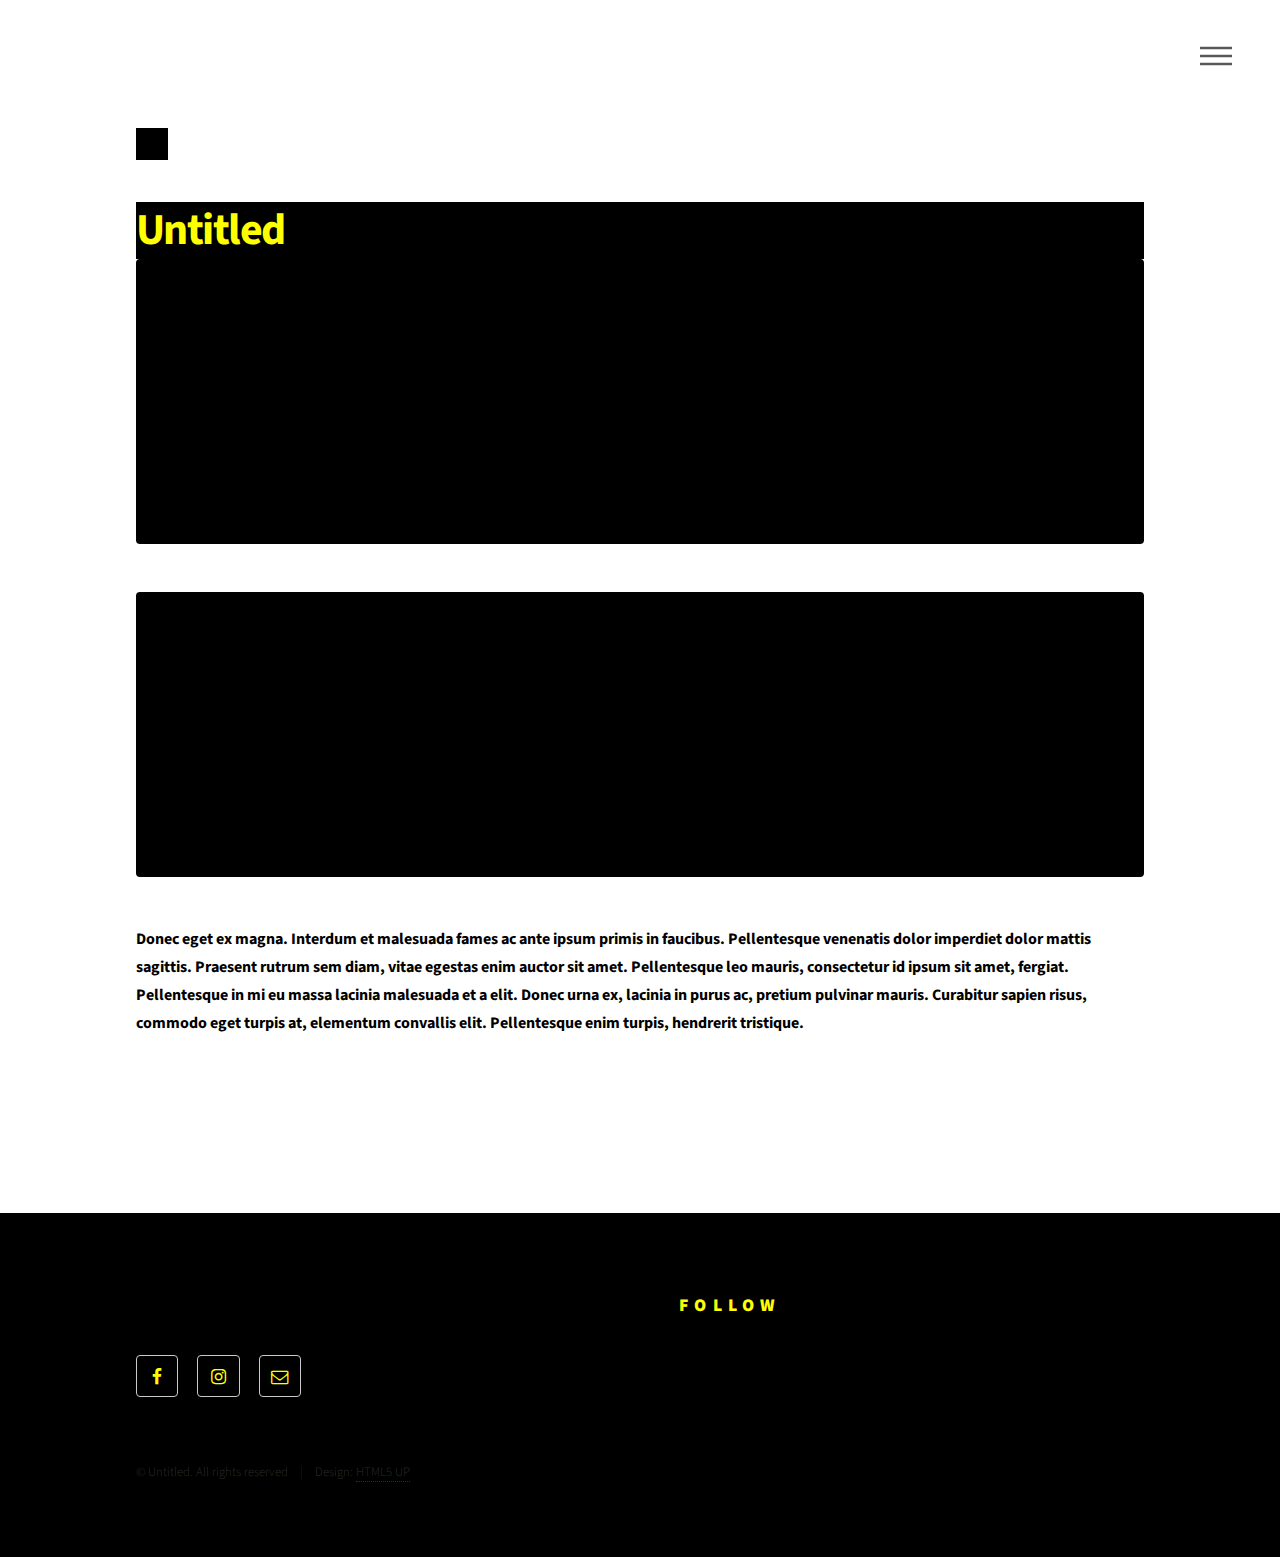
<file: html5up-phantom/generic.html>
<!DOCTYPE HTML>
<!--
	Phantom by HTML5 UP
	html5up.net | @ajlkn
	Free for personal and commercial use under the CCA 3.0 license (html5up.net/license)
-->
<html>
	<head>
		<title>Work</title>
		<meta charset="utf-8" />
		<meta name="viewport" content="width=device-width, initial-scale=1, user-scalable=no" />
		<link rel="stylesheet" href="assets/css/main.css" />
		<noscript><link rel="stylesheet" href="assets/css/noscript.css" /></noscript>
	</head>
	<body class="is-preload">
		<!-- Wrapper -->
			<div id="wrapper">

				<!-- Header -->
					<header id="header">
						<div class="inner">

							<!-- Logo -->
								<a href="index.html" class="logo">
									<span class="symbol"><img src="images/icon.jpg" alt="" /></span>
								</a>

							<!-- Nav -->
								<nav>
									<ul>
										<li><a href="#menu">Menu</a></li>
									</ul>
								</nav>

						</div>
					</header>

				<!-- Menu -->
					<nav id="menu">
						<h2>Menu</h2>
						<ul>
							<li><a href="index.html">Home</a></li>
							<li><a href="generic.html">Ipsum veroeros</a></li>
							<li><a href="generic.html">Tempus etiam</a></li>
							<li><a href="generic.html">Consequat dolor</a></li>
							<li><a href="elements.html">Elements</a></li>
						</ul>
					</nav>

				<!-- Main -->
					<div id="main">
						<div class="inner">
							<h1>Untitled</h1>
							<span class="image main"><img src="images/pic13.jpg" alt="" /></span>
							
							<span class="image main"><img src="images/pic13.jpg" alt="" /></span>
							<p>Donec eget ex magna. Interdum et malesuada fames ac ante ipsum primis in faucibus. Pellentesque venenatis dolor imperdiet dolor mattis sagittis. Praesent rutrum sem diam, vitae egestas enim auctor sit amet. Pellentesque leo mauris, consectetur id ipsum sit amet, fergiat. Pellentesque in mi eu massa lacinia malesuada et a elit. Donec urna ex, lacinia in purus ac, pretium pulvinar mauris. Curabitur sapien risus, commodo eget turpis at, elementum convallis elit. Pellentesque enim turpis, hendrerit tristique.</p>
</div>
					</div>

				<!-- Footer -->
					<footer id="footer">
						<div class="inner">
<section>
	    <h2>Follow</h2>
								<ul class="icons">
									
									<li><a href="#" class="icon style2 fa-facebook"><span class="label">Facebook</span></a></li>
									<li><a href="#" class="icon style2 fa-instagram"><span class="label">Instagram</span></a></li>
																	
									<li><a href="#" class="icon style2 fa-envelope-o"><span class="label">Email</span></a></li>
								</ul>
							</section>
							<ul class="copyright">
								<li>&copy; Untitled. All rights reserved</li><li>Design: <a href="http://html5up.net">HTML5 UP</a></li>
							</ul>
						</div>
					</footer>

			</div>

		<!-- Scripts -->
			<script src="assets/js/jquery.min.js"></script>
			<script src="assets/js/browser.min.js"></script>
			<script src="assets/js/breakpoints.min.js"></script>
			<script src="assets/js/util.js"></script>
			<script src="assets/js/main.js"></script>

	</body>
</html>
</file>
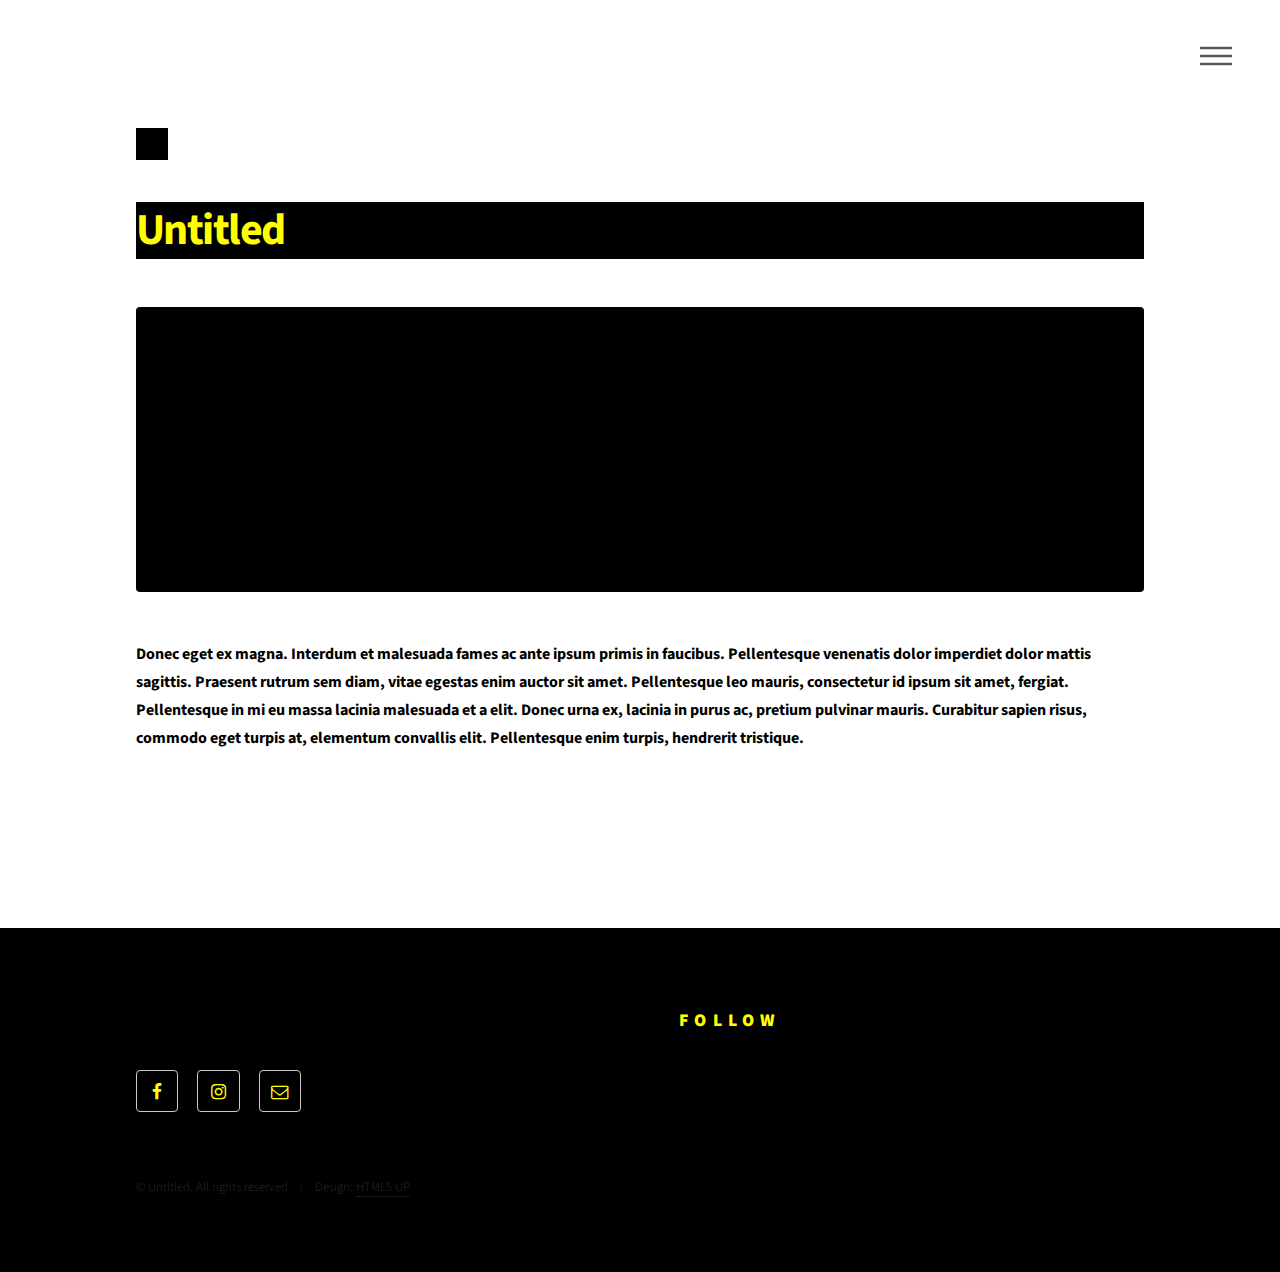
<file: html5up-phantom/generic1.html>
<!DOCTYPE HTML>
<!--
	Phantom by HTML5 UP
	html5up.net | @ajlkn
	Free for personal and commercial use under the CCA 3.0 license (html5up.net/license)
-->
<html>
	<head>
		<title>Work</title>
		<meta charset="utf-8" />
		<meta name="viewport" content="width=device-width, initial-scale=1, user-scalable=no" />
		<link rel="stylesheet" href="assets/css/main.css" />
		<noscript><link rel="stylesheet" href="assets/css/noscript.css" /></noscript>
	</head>
	<body class="is-preload">
		<!-- Wrapper -->
			<div id="wrapper">

				<!-- Header -->
					<header id="header">
						<div class="inner">

							<!-- Logo -->
								<a href="index.html" class="logo">
									<span class="symbol"><img src="images/icon.jpg" alt="" /></span>
								</a>

							<!-- Nav -->
								<nav>
									<ul>
										<li><a href="#menu">Menu</a></li>
									</ul>
								</nav>

						</div>
					</header>

				<!-- Menu -->
					<nav id="menu">
						<h2>Menu</h2>
						<ul>
							<li><a href="index.html">Home</a></li>
							<li><a href="generic.html">Ipsum veroeros</a></li>
							<li><a href="generic.html">Tempus etiam</a></li>
							<li><a href="generic.html">Consequat dolor</a></li>
							<li><a href="elements.html">Elements</a></li>
						</ul>
					</nav>

				<!-- Main -->
					<div id="main">
						<div class="inner">
							<h1>Untitled</h1>
							<span class="image main"></span>
							
							<span class="image main"><img src="images/pic13.jpg" alt="" /></span>
						  <p>Donec eget ex magna. Interdum et malesuada fames ac ante ipsum primis in faucibus. Pellentesque venenatis dolor imperdiet dolor mattis sagittis. Praesent rutrum sem diam, vitae egestas enim auctor sit amet. Pellentesque leo mauris, consectetur id ipsum sit amet, fergiat. Pellentesque in mi eu massa lacinia malesuada et a elit. Donec urna ex, lacinia in purus ac, pretium pulvinar mauris. Curabitur sapien risus, commodo eget turpis at, elementum convallis elit. Pellentesque enim turpis, hendrerit tristique.</p>
</div>
					</div>

				<!-- Footer -->
					<footer id="footer">
						<div class="inner">
<section>
	    <h2>Follow</h2>
								<ul class="icons">
									
									<li><a href="#" class="icon style2 fa-facebook"><span class="label">Facebook</span></a></li>
									<li><a href="#" class="icon style2 fa-instagram"><span class="label">Instagram</span></a></li>
																	
									<li><a href="#" class="icon style2 fa-envelope-o"><span class="label">Email</span></a></li>
								</ul>
							</section>
							<ul class="copyright">
								<li>&copy; Untitled. All rights reserved</li><li>Design: <a href="http://html5up.net">HTML5 UP</a></li>
							</ul>
						</div>
					</footer>

			</div>

		<!-- Scripts -->
			<script src="assets/js/jquery.min.js"></script>
			<script src="assets/js/browser.min.js"></script>
			<script src="assets/js/breakpoints.min.js"></script>
			<script src="assets/js/util.js"></script>
			<script src="assets/js/main.js"></script>

	</body>
</html>
</file>
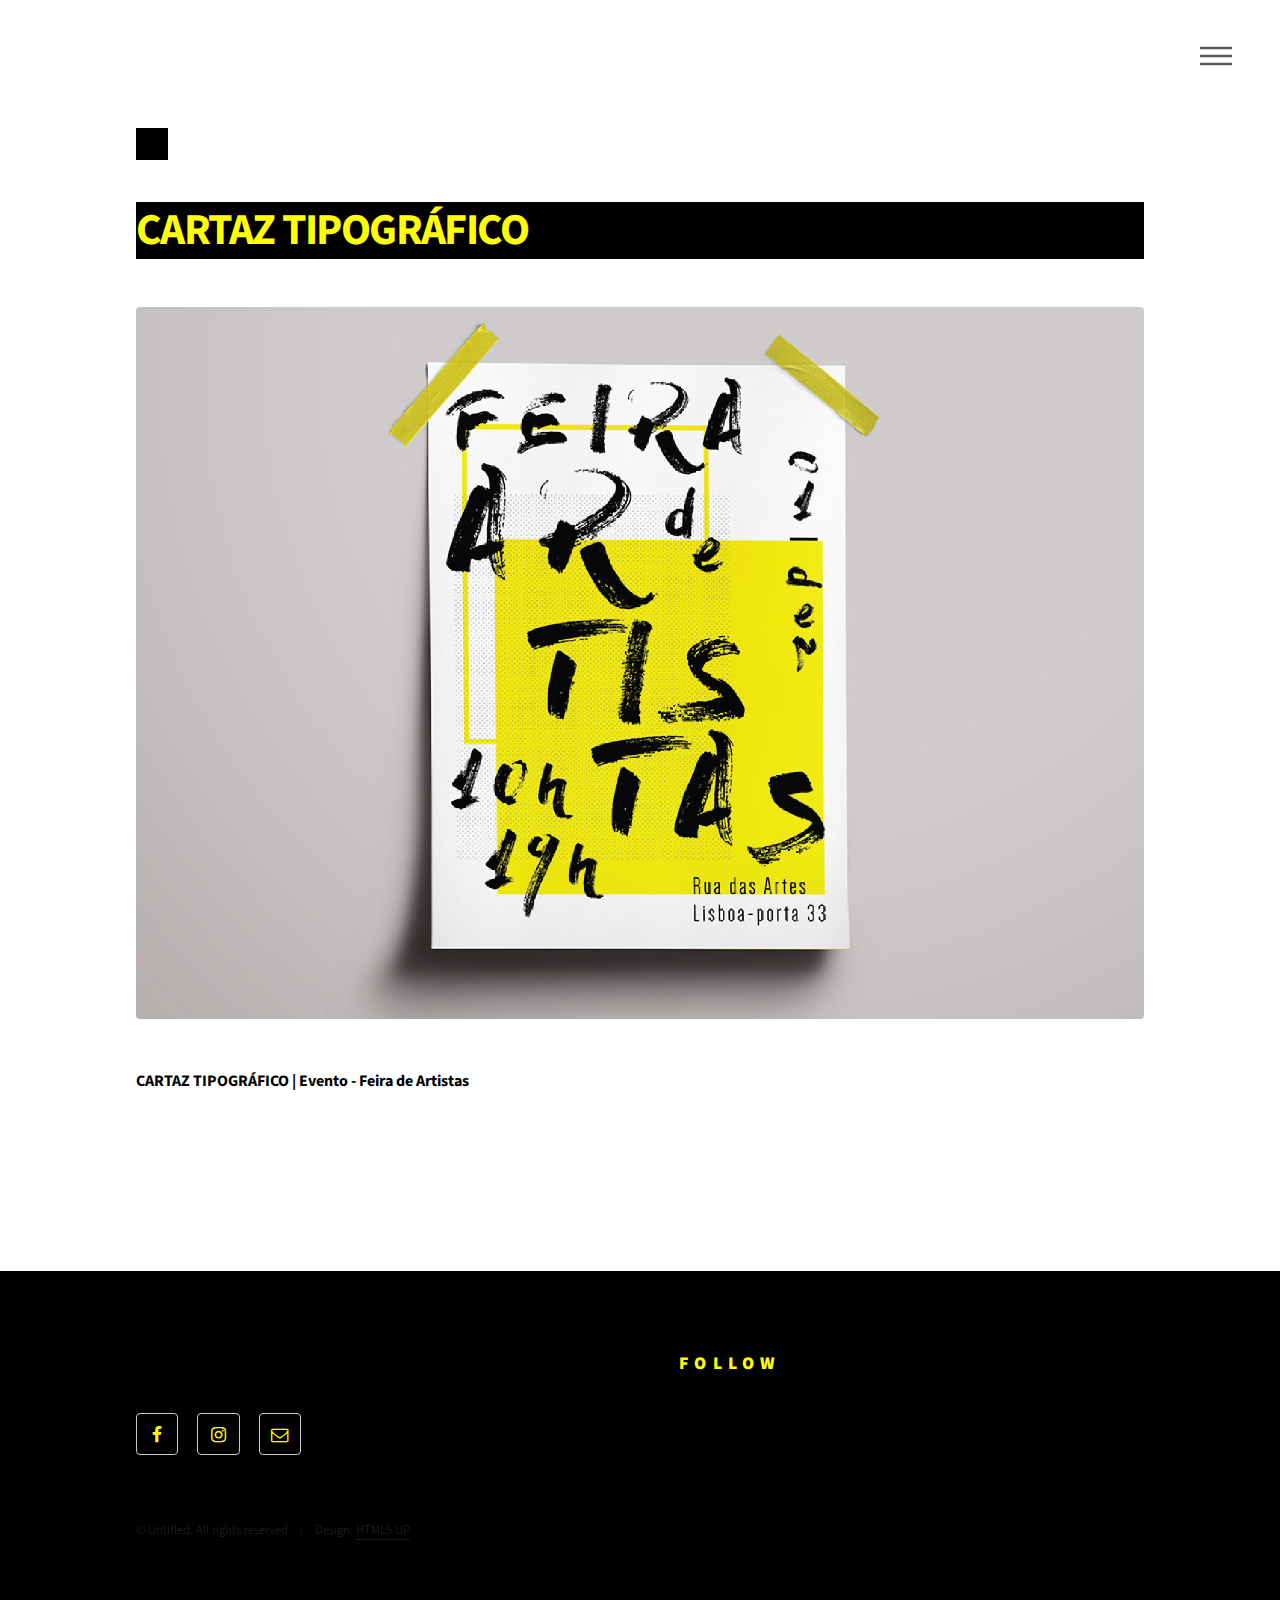
<file: html5up-phantom/poster.html>
<!DOCTYPE HTML>
<!--
	Phantom by HTML5 UP
	html5up.net | @ajlkn
	Free for personal and commercial use under the CCA 3.0 license (html5up.net/license)
-->
<html>
	<head>
		<title>DESCOMPLICA</title>
		<meta charset="utf-8" />
		<meta name="viewport" content="width=device-width, initial-scale=1, user-scalable=no" />
		<link rel="stylesheet" href="assets/css/main.css" />
		<noscript><link rel="stylesheet" href="assets/css/noscript.css" /></noscript>
	</head>
	<body class="is-preload">
		<!-- Wrapper -->
			<div id="wrapper">

				<!-- Header -->
					<header id="header">
						<div class="inner">

							<!-- Logo -->
								<a href="index.html" class="logo">
									<span class="symbol"><img src="images/icon.jpg" alt="" /></span>
								</a>

							<!-- Nav -->
								<nav>
									<ul>
										<li><a href="#menu">Menu</a></li>
									</ul>
								</nav>

						</div>
					</header>

				<!-- Menu -->
					<nav id="menu">
						<h2>Menu</h2>
						<ul>
							<li><a href="index.html">Home</a></li>
							<li><a href="contacto.html">Contacto</a></li>
							
						</ul>
					</nav>

				<!-- Main -->
					<div id="main">
						<div class="inner">
							<h1>CARTAZ TIPOGRÁFICO</h1>
							<span class="image main"></span>
							
							<span class="image main"><img src="images/004-01.jpg" alt="" /></span>
							<p>CARTAZ TIPOGRÁFICO | Evento - Feira de Artistas</p>
</div>
					</div>

				<!-- Footer -->
					<footer id="footer">
						<div class="inner">
<section>
	    <h2>Follow</h2>
								<ul class="icons">
									
									<li><a href="#" class="icon style2 fa-facebook"><span class="label">Facebook</span></a></li>
									<li><a href="#" class="icon style2 fa-instagram"><span class="label">Instagram</span></a></li>
																	
									<li><a href="#" class="icon style2 fa-envelope-o"><span class="label">Email</span></a></li>
								</ul>
							</section>
							<ul class="copyright">
								<li>&copy; Untitled. All rights reserved</li><li>Design: <a href="http://html5up.net">HTML5 UP</a></li>
							</ul>
						</div>
					</footer>

			</div>

		<!-- Scripts -->
			<script src="assets/js/jquery.min.js"></script>
			<script src="assets/js/browser.min.js"></script>
			<script src="assets/js/breakpoints.min.js"></script>
			<script src="assets/js/util.js"></script>
			<script src="assets/js/main.js"></script>

	</body>
</html>
</file>
<file: html5up-phantom/assets/css/noscript.css>
/*
	Phantom by HTML5 UP
	html5up.net | @ajlkn
	Free for personal and commercial use under the CCA 3.0 license (html5up.net/license)
*/

/* Tiles */

	body.is-preload .tiles article {
		-moz-transform: none;
		-webkit-transform: none;
		-ms-transform: none;
		transform: none;
		opacity: 1;
	}
</file>
<file: html5up-phantom/assets/css/main.css>
@import url(font-awesome.min.css);
@import url("https://fonts.googleapis.com/css?family=Source+Sans+Pro:300,700,900");

/*
	Phantom by HTML5 UP
	html5up.net | @ajlkn
	Free for personal and commercial use under the CCA 3.0 license (html5up.net/license)
*/

html, body, div, span, applet, object,
iframe, h1, h2, h3, h4, h5, h6, p, blockquote,
pre, a, abbr, acronym, address, big, cite,
code, del, dfn, em, img, ins, kbd, q, s, samp,
small, strike, strong, sub, sup, tt, var, b,
u, i, center, dl, dt, dd, ol, ul, li, fieldset,
form, label, legend, table, caption, tbody,
tfoot, thead, tr, th, td, article, aside,
canvas, details, embed, figure, figcaption,
footer, header, hgroup, menu, nav, output, ruby,
section, summary, time, mark, audio, video {
	margin: 0;
	padding: 0;
	border: 0;
	font-size: 100%;
	font: inherit;
	vertical-align: baseline;}

article, aside, details, figcaption, figure,
footer, header, hgroup, menu, nav, section {
	display: block;}

body {
	line-height: 1;
}

ol, ul {
	list-style: none;
}

blockquote, q {
	quotes: none;
}

	blockquote:before, blockquote:after, q:before, q:after {
		content: '';
		content: none;
	}

table {
	border-collapse: collapse;
	border-spacing: 0;
}

body {
	-webkit-text-size-adjust: none;
}

mark {
	background-color: transparent;
	color: inherit;
}

input::-moz-focus-inner {
	border: 0;
	padding: 0;
}

input, select, textarea {
	-moz-appearance: none;
	-webkit-appearance: none;
	-ms-appearance: none;
	appearance: none;
}

/* Basic */

	@-ms-viewport {
		width: device-width;
	}

	body {
		-ms-overflow-style: scrollbar;
	}

	@media screen and (max-width: 480px) {

		html, body {
			min-width: 320px;
		}

	}

	html {
		box-sizing: border-box;
	}

	*, *:before, *:after {
		box-sizing: inherit;
	}

	body {
		background: #ffffff;
	}

		body.is-preload *, body.is-preload *:before, body.is-preload *:after {
			-moz-animation: none !important;
			-webkit-animation: none !important;
			-ms-animation: none !important;
			animation: none !important;
			-moz-transition: none !important;
			-webkit-transition: none !important;
			-ms-transition: none !important;
			transition: none !important;
		}

/* Type */

	body, input, select, textarea {
		color: yellow;
		font-family: "Source Sans Pro", Helvetica, sans-serif;
		font-size: 16pt;
		font-weight: 300;
		line-height: 1.75;
	}

		@media screen and (max-width: 1680px) {

			body, input, select, textarea {
				font-size: 14pt;
			}

		}

		@media screen and (max-width: 1280px) {

			body, input, select, textarea {
				font-size: 12pt;
			}

		}

	a {
		-moz-transition: border-bottom-color 0.2s ease, color 0.2s ease;
		-webkit-transition: border-bottom-color 0.2s ease, color 0.2s ease;
		-ms-transition: border-bottom-color 0.2s ease, color 0.2s ease;
		transition: border-bottom-color 0.2s ease, color 0.2s ease;
		text-decoration: none;
		color: #585858;
		border-bottom: dotted 1px rgba(88, 88, 88, 0.5);
	}

		a:hover {
			border-bottom-color: transparent;
			color: #f2849e !important;
		}

	strong, b {
		font-weight: 900;
	}

	em, i {
		font-style: italic;
	}

	p {
		margin: 0 0 5em 0;
		color: black;
		font-weight: bold;
		
		
	}

	h1 {
		font-size: 2.75em;
		font-weight: 700;
		line-height:1.3;
		margin: 0 0 0em 0;
		letter-spacing: -0.035em;
		background: black;
	}

h2 {
		font-size: 2.75em;
		font-weight: 700;
		line-height:1.3;
		margin: 0 0 0em 0;
		letter-spacing: -0.035em;
		background: black;
	    text-align: right;
	}

		h1 a {
			color: inherit;
		}

		@media screen and (max-width: 736px) {

			h1 {
				font-size: 2em;
				margin: 0 0 1em 0;
			}

		}

		@media screen and (max-width: 360px) {

			h1 {
				font-size: 1.75em;
				
			}

		}

	h2, h3, h4, h5, h6 {
		font-weight: 900;
		line-height: 1.5;
		margin: 0 0 2em 0;
		text-transform: uppercase;
		letter-spacing: 0.35em;
	}

		h2 a, h3 a, h4 a, h5 a, h6 a {
			color: inherit;
		}

	h2 {
		font-size: 1.1em;
	}

	h3 {
		font-size: 1em;
	}

	h4 {
		font-size: 0.8em;
	}

	h5 {
		font-size: 0.8em;
	}

	h6 {
		font-size: 0.8em;
	}

	@media screen and (max-width: 980px) {

		h1 br, h2 br, h3 br, h4 br, h5 br, h6 br {
			display: none;
		}

	}

	@media screen and (max-width: 736px) {

		h2 {
			font-size: 1em;
		}

		h3 {
			font-size: 0.8em;
		}

	}

	sub {
		font-size: 0.8em;
		position: relative;
		top: 0.5em;
	}

	sup {
		font-size: 0.8em;
		position: relative;
		top: -0.5em;
	}

	blockquote {
		border-left: solid 4px #c9c9c9;
		font-style: italic;
		margin: 0 0 2em 0;
		padding: 0.5em 0 0.5em 2em;
	}

	code {
		background: rgba(144, 144, 144, 0.075);
		border-radius: 4px;
		border: solid 1px #c9c9c9;
		font-family: "Courier New", monospace;
		font-size: 0.9em;
		margin: 0 0.25em;
		padding: 0.25em 0.65em;
	}

	pre {
		-webkit-overflow-scrolling: touch;
		font-family: "Courier New", monospace;
		font-size: 0.9em;
		margin: 0 0 2em 0;
	}

		pre code {
			display: block;
			line-height: 1.75;
			padding: 1em 1.5em;
			overflow-x: auto;
		}

	hr {
		border: 0;
		border-bottom: solid 1px #c9c9c9;
		margin: 2em 0;
	}

		hr.major {
			margin: 3em 0;
		}

	.align-left {
		text-align: left;
	}

	.align-center {
		text-align: center;
	}

	.align-right {
		text-align: right;
	}

/* Row */

	.row {
		display: flex;
		flex-wrap: wrap;
		box-sizing: border-box;
		align-items: stretch;
	}

		.row > * {
			box-sizing: border-box;
		}

		.row.gtr-uniform > * > :last-child {
			margin-bottom: 0;
		}

		.row.aln-left {
			justify-content: flex-start;
		}

		.row.aln-center {
			justify-content: center;
		}

		.row.aln-right {
			justify-content: flex-end;
		}

		.row.aln-top {
			align-items: flex-start;
		}

		.row.aln-middle {
			align-items: center;
		}

		.row.aln-bottom {
			align-items: flex-end;
		}

		.row > .imp {
			order: -1;
		}

		.row > .col-1 {
			width: 8.3333333333%;
		}

		.row > .off-1 {
			margin-left: 8.3333333333%;
		}

		.row > .col-2 {
			width: 16.6666666667%;
		}

		.row > .off-2 {
			margin-left: 16.6666666667%;
		}

		.row > .col-3 {
			width: 25%;
		}

		.row > .off-3 {
			margin-left: 25%;
		}

		.row > .col-4 {
			width: 33.3333333333%;
		}

		.row > .off-4 {
			margin-left: 33.3333333333%;
		}

		.row > .col-5 {
			width: 41.6666666667%;
		}

		.row > .off-5 {
			margin-left: 41.6666666667%;
		}

		.row > .col-6 {
			width: 50%;
		}

		.row > .off-6 {
			margin-left: 50%;
		}

		.row > .col-7 {
			width: 58.3333333333%;
		}

		.row > .off-7 {
			margin-left: 58.3333333333%;
		}

		.row > .col-8 {
			width: 66.6666666667%;
		}

		.row > .off-8 {
			margin-left: 66.6666666667%;
		}

		.row > .col-9 {
			width: 75%;
		}

		.row > .off-9 {
			margin-left: 75%;
		}

		.row > .col-10 {
			width: 83.3333333333%;
		}

		.row > .off-10 {
			margin-left: 83.3333333333%;
		}

		.row > .col-11 {
			width: 91.6666666667%;
		}

		.row > .off-11 {
			margin-left: 91.6666666667%;
		}

		.row > .col-12 {
			width: 100%;
		}

		.row > .off-12 {
			margin-left: 100%;
		}

		.row.gtr-0 {
			margin-top: 0;
			margin-left: 0em;
		}

			.row.gtr-0 > * {
				padding: 0 0 0 0em;
			}

			.row.gtr-0.gtr-uniform {
				margin-top: 0em;
			}

				.row.gtr-0.gtr-uniform > * {
					padding-top: 0em;
				}

		.row.gtr-25 {
			margin-top: 0;
			margin-left: -0.5em;
		}

			.row.gtr-25 > * {
				padding: 0 0 0 0.5em;
			}

			.row.gtr-25.gtr-uniform {
				margin-top: -0.5em;
			}

				.row.gtr-25.gtr-uniform > * {
					padding-top: 0.5em;
				}

		.row.gtr-50 {
			margin-top: 0;
			margin-left: -1em;
		}

			.row.gtr-50 > * {
				padding: 0 0 0 1em;
			}

			.row.gtr-50.gtr-uniform {
				margin-top: -1em;
			}

				.row.gtr-50.gtr-uniform > * {
					padding-top: 1em;
				}

		.row {
			margin-top: 0;
			margin-left: -2em;
		}

			.row > * {
				padding: 0 0 0 2em;
			}

			.row.gtr-uniform {
				margin-top: -2em;
			}

				.row.gtr-uniform > * {
					padding-top: 2em;
				}

		.row.gtr-150 {
			margin-top: 0;
			margin-left: -3em;
		}

			.row.gtr-150 > * {
				padding: 0 0 0 3em;
			}

			.row.gtr-150.gtr-uniform {
				margin-top: -3em;
			}

				.row.gtr-150.gtr-uniform > * {
					padding-top: 3em;
				}

		.row.gtr-200 {
			margin-top: 0;
			margin-left: -4em;
		}

			.row.gtr-200 > * {
				padding: 0 0 0 4em;
			}

			.row.gtr-200.gtr-uniform {
				margin-top: -4em;
			}

				.row.gtr-200.gtr-uniform > * {
					padding-top: 4em;
				}

		@media screen and (max-width: 1680px) {

			.row {
				display: flex;
				flex-wrap: wrap;
				box-sizing: border-box;
				align-items: stretch;
			}

				.row > * {
					box-sizing: border-box;
				}

				.row.gtr-uniform > * > :last-child {
					margin-bottom: 0;
				}

				.row.aln-left {
					justify-content: flex-start;
				}

				.row.aln-center {
					justify-content: center;
				}

				.row.aln-right {
					justify-content: flex-end;
				}

				.row.aln-top {
					align-items: flex-start;
				}

				.row.aln-middle {
					align-items: center;
				}

				.row.aln-bottom {
					align-items: flex-end;
				}

				.row > .imp-xlarge {
					order: -1;
				}

				.row > .col-1-xlarge {
					width: 8.3333333333%;
				}

				.row > .off-1-xlarge {
					margin-left: 8.3333333333%;
				}

				.row > .col-2-xlarge {
					width: 16.6666666667%;
				}

				.row > .off-2-xlarge {
					margin-left: 16.6666666667%;
				}

				.row > .col-3-xlarge {
					width: 25%;
				}

				.row > .off-3-xlarge {
					margin-left: 25%;
				}

				.row > .col-4-xlarge {
					width: 33.3333333333%;
				}

				.row > .off-4-xlarge {
					margin-left: 33.3333333333%;
				}

				.row > .col-5-xlarge {
					width: 41.6666666667%;
				}

				.row > .off-5-xlarge {
					margin-left: 41.6666666667%;
				}

				.row > .col-6-xlarge {
					width: 50%;
				}

				.row > .off-6-xlarge {
					margin-left: 50%;
				}

				.row > .col-7-xlarge {
					width: 58.3333333333%;
				}

				.row > .off-7-xlarge {
					margin-left: 58.3333333333%;
				}

				.row > .col-8-xlarge {
					width: 66.6666666667%;
				}

				.row > .off-8-xlarge {
					margin-left: 66.6666666667%;
				}

				.row > .col-9-xlarge {
					width: 75%;
				}

				.row > .off-9-xlarge {
					margin-left: 75%;
				}

				.row > .col-10-xlarge {
					width: 83.3333333333%;
				}

				.row > .off-10-xlarge {
					margin-left: 83.3333333333%;
				}

				.row > .col-11-xlarge {
					width: 91.6666666667%;
				}

				.row > .off-11-xlarge {
					margin-left: 91.6666666667%;
				}

				.row > .col-12-xlarge {
					width: 100%;
				}

				.row > .off-12-xlarge {
					margin-left: 100%;
				}

				.row.gtr-0 {
					margin-top: 0;
					margin-left: 0em;
				}

					.row.gtr-0 > * {
						padding: 0 0 0 0em;
					}

					.row.gtr-0.gtr-uniform {
						margin-top: 0em;
					}

						.row.gtr-0.gtr-uniform > * {
							padding-top: 0em;
						}

				.row.gtr-25 {
					margin-top: 0;
					margin-left: -0.5em;
				}

					.row.gtr-25 > * {
						padding: 0 0 0 0.5em;
					}

					.row.gtr-25.gtr-uniform {
						margin-top: -0.5em;
					}

						.row.gtr-25.gtr-uniform > * {
							padding-top: 0.5em;
						}

				.row.gtr-50 {
					margin-top: 0;
					margin-left: -1em;
				}

					.row.gtr-50 > * {
						padding: 0 0 0 1em;
					}

					.row.gtr-50.gtr-uniform {
						margin-top: -1em;
					}

						.row.gtr-50.gtr-uniform > * {
							padding-top: 1em;
						}

				.row {
					margin-top: 0;
					margin-left: -2em;
				}

					.row > * {
						padding: 0 0 0 2em;
					}

					.row.gtr-uniform {
						margin-top: -2em;
					}

						.row.gtr-uniform > * {
							padding-top: 2em;
						}

				.row.gtr-150 {
					margin-top: 0;
					margin-left: -3em;
				}

					.row.gtr-150 > * {
						padding: 0 0 0 3em;
					}

					.row.gtr-150.gtr-uniform {
						margin-top: -3em;
					}

						.row.gtr-150.gtr-uniform > * {
							padding-top: 3em;
						}

				.row.gtr-200 {
					margin-top: 0;
					margin-left: -4em;
				}

					.row.gtr-200 > * {
						padding: 0 0 0 4em;
					}

					.row.gtr-200.gtr-uniform {
						margin-top: -4em;
					}

						.row.gtr-200.gtr-uniform > * {
							padding-top: 4em;
						}

		}

		@media screen and (max-width: 1280px) {

			.row {
				display: flex;
				flex-wrap: wrap;
				box-sizing: border-box;
				align-items: stretch;
			}

				.row > * {
					box-sizing: border-box;
				}

				.row.gtr-uniform > * > :last-child {
					margin-bottom: 0;
				}

				.row.aln-left {
					justify-content: flex-start;
				}

				.row.aln-center {
					justify-content: center;
				}

				.row.aln-right {
					justify-content: flex-end;
				}

				.row.aln-top {
					align-items: flex-start;
				}

				.row.aln-middle {
					align-items: center;
				}

				.row.aln-bottom {
					align-items: flex-end;
				}

				.row > .imp-large {
					order: -1;
				}

				.row > .col-1-large {
					width: 8.3333333333%;
				}

				.row > .off-1-large {
					margin-left: 8.3333333333%;
				}

				.row > .col-2-large {
					width: 16.6666666667%;
				}

				.row > .off-2-large {
					margin-left: 16.6666666667%;
				}

				.row > .col-3-large {
					width: 25%;
				}

				.row > .off-3-large {
					margin-left: 25%;
				}

				.row > .col-4-large {
					width: 33.3333333333%;
				}

				.row > .off-4-large {
					margin-left: 33.3333333333%;
				}

				.row > .col-5-large {
					width: 41.6666666667%;
				}

				.row > .off-5-large {
					margin-left: 41.6666666667%;
				}

				.row > .col-6-large {
					width: 50%;
				}

				.row > .off-6-large {
					margin-left: 50%;
				}

				.row > .col-7-large {
					width: 58.3333333333%;
				}

				.row > .off-7-large {
					margin-left: 58.3333333333%;
				}

				.row > .col-8-large {
					width: 66.6666666667%;
				}

				.row > .off-8-large {
					margin-left: 66.6666666667%;
				}

				.row > .col-9-large {
					width: 75%;
				}

				.row > .off-9-large {
					margin-left: 75%;
				}

				.row > .col-10-large {
					width: 83.3333333333%;
				}

				.row > .off-10-large {
					margin-left: 83.3333333333%;
				}

				.row > .col-11-large {
					width: 91.6666666667%;
				}

				.row > .off-11-large {
					margin-left: 91.6666666667%;
				}

				.row > .col-12-large {
					width: 100%;
				}

				.row > .off-12-large {
					margin-left: 100%;
				}

				.row.gtr-0 {
					margin-top: 0;
					margin-left: 0em;
				}

					.row.gtr-0 > * {
						padding: 0 0 0 0em;
					}

					.row.gtr-0.gtr-uniform {
						margin-top: 0em;
					}

						.row.gtr-0.gtr-uniform > * {
							padding-top: 0em;
						}

				.row.gtr-25 {
					margin-top: 0;
					margin-left: -0.5em;
				}

					.row.gtr-25 > * {
						padding: 0 0 0 0.5em;
					}

					.row.gtr-25.gtr-uniform {
						margin-top: -0.5em;
					}

						.row.gtr-25.gtr-uniform > * {
							padding-top: 0.5em;
						}

				.row.gtr-50 {
					margin-top: 0;
					margin-left: -1em;
				}

					.row.gtr-50 > * {
						padding: 0 0 0 1em;
					}

					.row.gtr-50.gtr-uniform {
						margin-top: -1em;
					}

						.row.gtr-50.gtr-uniform > * {
							padding-top: 1em;
						}

				.row {
					margin-top: 0;
					margin-left: -2em;
				}

					.row > * {
						padding: 0 0 0 2em;
					}

					.row.gtr-uniform {
						margin-top: -2em;
					}

						.row.gtr-uniform > * {
							padding-top: 2em;
						}

				.row.gtr-150 {
					margin-top: 0;
					margin-left: -3em;
				}

					.row.gtr-150 > * {
						padding: 0 0 0 3em;
					}

					.row.gtr-150.gtr-uniform {
						margin-top: -3em;
					}

						.row.gtr-150.gtr-uniform > * {
							padding-top: 3em;
						}

				.row.gtr-200 {
					margin-top: 0;
					margin-left: -4em;
				}

					.row.gtr-200 > * {
						padding: 0 0 0 4em;
					}

					.row.gtr-200.gtr-uniform {
						margin-top: -4em;
					}

						.row.gtr-200.gtr-uniform > * {
							padding-top: 4em;
						}

		}

		@media screen and (max-width: 980px) {

			.row {
				display: flex;
				flex-wrap: wrap;
				box-sizing: border-box;
				align-items: stretch;
			}

				.row > * {
					box-sizing: border-box;
				}

				.row.gtr-uniform > * > :last-child {
					margin-bottom: 0;
				}

				.row.aln-left {
					justify-content: flex-start;
				}

				.row.aln-center {
					justify-content: center;
				}

				.row.aln-right {
					justify-content: flex-end;
				}

				.row.aln-top {
					align-items: flex-start;
				}

				.row.aln-middle {
					align-items: center;
				}

				.row.aln-bottom {
					align-items: flex-end;
				}

				.row > .imp-medium {
					order: -1;
				}

				.row > .col-1-medium {
					width: 8.3333333333%;
				}

				.row > .off-1-medium {
					margin-left: 8.3333333333%;
				}

				.row > .col-2-medium {
					width: 16.6666666667%;
				}

				.row > .off-2-medium {
					margin-left: 16.6666666667%;
				}

				.row > .col-3-medium {
					width: 25%;
				}

				.row > .off-3-medium {
					margin-left: 25%;
				}

				.row > .col-4-medium {
					width: 33.3333333333%;
				}

				.row > .off-4-medium {
					margin-left: 33.3333333333%;
				}

				.row > .col-5-medium {
					width: 41.6666666667%;
				}

				.row > .off-5-medium {
					margin-left: 41.6666666667%;
				}

				.row > .col-6-medium {
					width: 50%;
				}

				.row > .off-6-medium {
					margin-left: 50%;
				}

				.row > .col-7-medium {
					width: 58.3333333333%;
				}

				.row > .off-7-medium {
					margin-left: 58.3333333333%;
				}

				.row > .col-8-medium {
					width: 66.6666666667%;
				}

				.row > .off-8-medium {
					margin-left: 66.6666666667%;
				}

				.row > .col-9-medium {
					width: 75%;
				}

				.row > .off-9-medium {
					margin-left: 75%;
				}

				.row > .col-10-medium {
					width: 83.3333333333%;
				}

				.row > .off-10-medium {
					margin-left: 83.3333333333%;
				}

				.row > .col-11-medium {
					width: 91.6666666667%;
				}

				.row > .off-11-medium {
					margin-left: 91.6666666667%;
				}

				.row > .col-12-medium {
					width: 100%;
				}

				.row > .off-12-medium {
					margin-left: 100%;
				}

				.row.gtr-0 {
					margin-top: 0;
					margin-left: 0em;
				}

					.row.gtr-0 > * {
						padding: 0 0 0 0em;
					}

					.row.gtr-0.gtr-uniform {
						margin-top: 0em;
					}

						.row.gtr-0.gtr-uniform > * {
							padding-top: 0em;
						}

				.row.gtr-25 {
					margin-top: 0;
					margin-left: -0.375em;
				}

					.row.gtr-25 > * {
						padding: 0 0 0 0.375em;
					}

					.row.gtr-25.gtr-uniform {
						margin-top: -0.375em;
					}

						.row.gtr-25.gtr-uniform > * {
							padding-top: 0.375em;
						}

				.row.gtr-50 {
					margin-top: 0;
					margin-left: -0.75em;
				}

					.row.gtr-50 > * {
						padding: 0 0 0 0.75em;
					}

					.row.gtr-50.gtr-uniform {
						margin-top: -0.75em;
					}

						.row.gtr-50.gtr-uniform > * {
							padding-top: 0.75em;
						}

				.row {
					margin-top: 0;
					margin-left: -1.5em;
				}

					.row > * {
						padding: 0 0 0 1.5em;
					}

					.row.gtr-uniform {
						margin-top: -1.5em;
					}

						.row.gtr-uniform > * {
							padding-top: 1.5em;
						}

				.row.gtr-150 {
					margin-top: 0;
					margin-left: -2.25em;
				}

					.row.gtr-150 > * {
						padding: 0 0 0 2.25em;
					}

					.row.gtr-150.gtr-uniform {
						margin-top: -2.25em;
					}

						.row.gtr-150.gtr-uniform > * {
							padding-top: 2.25em;
						}

				.row.gtr-200 {
					margin-top: 0;
					margin-left: -3em;
				}

					.row.gtr-200 > * {
						padding: 0 0 0 3em;
					}

					.row.gtr-200.gtr-uniform {
						margin-top: -3em;
					}

						.row.gtr-200.gtr-uniform > * {
							padding-top: 3em;
						}

		}

		@media screen and (max-width: 736px) {

			.row {
				display: flex;
				flex-wrap: wrap;
				box-sizing: border-box;
				align-items: stretch;
			}

				.row > * {
					box-sizing: border-box;
				}

				.row.gtr-uniform > * > :last-child {
					margin-bottom: 0;
				}

				.row.aln-left {
					justify-content: flex-start;
				}

				.row.aln-center {
					justify-content: center;
				}

				.row.aln-right {
					justify-content: flex-end;
				}

				.row.aln-top {
					align-items: flex-start;
				}

				.row.aln-middle {
					align-items: center;
				}

				.row.aln-bottom {
					align-items: flex-end;
				}

				.row > .imp-small {
					order: -1;
				}

				.row > .col-1-small {
					width: 8.3333333333%;
				}

				.row > .off-1-small {
					margin-left: 8.3333333333%;
				}

				.row > .col-2-small {
					width: 16.6666666667%;
				}

				.row > .off-2-small {
					margin-left: 16.6666666667%;
				}

				.row > .col-3-small {
					width: 25%;
				}

				.row > .off-3-small {
					margin-left: 25%;
				}

				.row > .col-4-small {
					width: 33.3333333333%;
				}

				.row > .off-4-small {
					margin-left: 33.3333333333%;
				}

				.row > .col-5-small {
					width: 41.6666666667%;
				}

				.row > .off-5-small {
					margin-left: 41.6666666667%;
				}

				.row > .col-6-small {
					width: 50%;
				}

				.row > .off-6-small {
					margin-left: 50%;
				}

				.row > .col-7-small {
					width: 58.3333333333%;
				}

				.row > .off-7-small {
					margin-left: 58.3333333333%;
				}

				.row > .col-8-small {
					width: 66.6666666667%;
				}

				.row > .off-8-small {
					margin-left: 66.6666666667%;
				}

				.row > .col-9-small {
					width: 75%;
				}

				.row > .off-9-small {
					margin-left: 75%;
				}

				.row > .col-10-small {
					width: 83.3333333333%;
				}

				.row > .off-10-small {
					margin-left: 83.3333333333%;
				}

				.row > .col-11-small {
					width: 91.6666666667%;
				}

				.row > .off-11-small {
					margin-left: 91.6666666667%;
				}

				.row > .col-12-small {
					width: 100%;
				}

				.row > .off-12-small {
					margin-left: 100%;
				}

				.row.gtr-0 {
					margin-top: 0;
					margin-left: 0em;
				}

					.row.gtr-0 > * {
						padding: 0 0 0 0em;
					}

					.row.gtr-0.gtr-uniform {
						margin-top: 0em;
					}

						.row.gtr-0.gtr-uniform > * {
							padding-top: 0em;
						}

				.row.gtr-25 {
					margin-top: 0;
					margin-left: -0.25em;
				}

					.row.gtr-25 > * {
						padding: 0 0 0 0.25em;
					}

					.row.gtr-25.gtr-uniform {
						margin-top: -0.25em;
					}

						.row.gtr-25.gtr-uniform > * {
							padding-top: 0.25em;
						}

				.row.gtr-50 {
					margin-top: 0;
					margin-left: -0.5em;
				}

					.row.gtr-50 > * {
						padding: 0 0 0 0.5em;
					}

					.row.gtr-50.gtr-uniform {
						margin-top: -0.5em;
					}

						.row.gtr-50.gtr-uniform > * {
							padding-top: 0.5em;
						}

				.row {
					margin-top: 0;
					margin-left: -1em;
				}

					.row > * {
						padding: 0 0 0 1em;
					}

					.row.gtr-uniform {
						margin-top: -1em;
					}

						.row.gtr-uniform > * {
							padding-top: 1em;
						}

				.row.gtr-150 {
					margin-top: 0;
					margin-left: -1.5em;
				}

					.row.gtr-150 > * {
						padding: 0 0 0 1.5em;
					}

					.row.gtr-150.gtr-uniform {
						margin-top: -1.5em;
					}

						.row.gtr-150.gtr-uniform > * {
							padding-top: 1.5em;
						}

				.row.gtr-200 {
					margin-top: 0;
					margin-left: -2em;
				}

					.row.gtr-200 > * {
						padding: 0 0 0 2em;
					}

					.row.gtr-200.gtr-uniform {
						margin-top: -2em;
					}

						.row.gtr-200.gtr-uniform > * {
							padding-top: 2em;
						}

		}

		@media screen and (max-width: 480px) {

			.row {
				display: flex;
				flex-wrap: wrap;
				box-sizing: border-box;
				align-items: stretch;
			}

				.row > * {
					box-sizing: border-box;
				}

				.row.gtr-uniform > * > :last-child {
					margin-bottom: 0;
				}

				.row.aln-left {
					justify-content: flex-start;
				}

				.row.aln-center {
					justify-content: center;
				}

				.row.aln-right {
					justify-content: flex-end;
				}

				.row.aln-top {
					align-items: flex-start;
				}

				.row.aln-middle {
					align-items: center;
				}

				.row.aln-bottom {
					align-items: flex-end;
				}

				.row > .imp-xsmall {
					order: -1;
				}

				.row > .col-1-xsmall {
					width: 8.3333333333%;
				}

				.row > .off-1-xsmall {
					margin-left: 8.3333333333%;
				}

				.row > .col-2-xsmall {
					width: 16.6666666667%;
				}

				.row > .off-2-xsmall {
					margin-left: 16.6666666667%;
				}

				.row > .col-3-xsmall {
					width: 25%;
				}

				.row > .off-3-xsmall {
					margin-left: 25%;
				}

				.row > .col-4-xsmall {
					width: 33.3333333333%;
				}

				.row > .off-4-xsmall {
					margin-left: 33.3333333333%;
				}

				.row > .col-5-xsmall {
					width: 41.6666666667%;
				}

				.row > .off-5-xsmall {
					margin-left: 41.6666666667%;
				}

				.row > .col-6-xsmall {
					width: 50%;
				}

				.row > .off-6-xsmall {
					margin-left: 50%;
				}

				.row > .col-7-xsmall {
					width: 58.3333333333%;
				}

				.row > .off-7-xsmall {
					margin-left: 58.3333333333%;
				}

				.row > .col-8-xsmall {
					width: 66.6666666667%;
				}

				.row > .off-8-xsmall {
					margin-left: 66.6666666667%;
				}

				.row > .col-9-xsmall {
					width: 75%;
				}

				.row > .off-9-xsmall {
					margin-left: 75%;
				}

				.row > .col-10-xsmall {
					width: 83.3333333333%;
				}

				.row > .off-10-xsmall {
					margin-left: 83.3333333333%;
				}

				.row > .col-11-xsmall {
					width: 91.6666666667%;
				}

				.row > .off-11-xsmall {
					margin-left: 91.6666666667%;
				}

				.row > .col-12-xsmall {
					width: 100%;
				}

				.row > .off-12-xsmall {
					margin-left: 100%;
				}

				.row.gtr-0 {
					margin-top: 0;
					margin-left: 0em;
				}

					.row.gtr-0 > * {
						padding: 0 0 0 0em;
					}

					.row.gtr-0.gtr-uniform {
						margin-top: 0em;
					}

						.row.gtr-0.gtr-uniform > * {
							padding-top: 0em;
						}

				.row.gtr-25 {
					margin-top: 0;
					margin-left: -0.25em;
				}

					.row.gtr-25 > * {
						padding: 0 0 0 0.25em;
					}

					.row.gtr-25.gtr-uniform {
						margin-top: -0.25em;
					}

						.row.gtr-25.gtr-uniform > * {
							padding-top: 0.25em;
						}

				.row.gtr-50 {
					margin-top: 0;
					margin-left: -0.5em;
				}

					.row.gtr-50 > * {
						padding: 0 0 0 0.5em;
					}

					.row.gtr-50.gtr-uniform {
						margin-top: -0.5em;
					}

						.row.gtr-50.gtr-uniform > * {
							padding-top: 0.5em;
						}

				.row {
					margin-top: 0;
					margin-left: -1em;
				}

					.row > * {
						padding: 0 0 0 1em;
					}

					.row.gtr-uniform {
						margin-top: -1em;
					}

						.row.gtr-uniform > * {
							padding-top: 1em;
						}

				.row.gtr-150 {
					margin-top: 0;
					margin-left: -1.5em;
				}

					.row.gtr-150 > * {
						padding: 0 0 0 1.5em;
					}

					.row.gtr-150.gtr-uniform {
						margin-top: -1.5em;
					}

						.row.gtr-150.gtr-uniform > * {
							padding-top: 1.5em;
						}

				.row.gtr-200 {
					margin-top: 0;
					margin-left: -2em;
				}

					.row.gtr-200 > * {
						padding: 0 0 0 2em;
					}

					.row.gtr-200.gtr-uniform {
						margin-top: -2em;
					}

						.row.gtr-200.gtr-uniform > * {
							padding-top: 2em;
						}

		}

/* Section/Article */

	section.special, article.special {
		text-align: center;
	}

	header p {
		margin-top: -1em;
	}

	@media screen and (max-width: 736px) {

		header p {
			margin-top: 0;
		}

	}

/* Icon */

	.icon {
		text-decoration: none;
		border-bottom: none;
		position: relative;
	}

		.icon:before {
			-moz-osx-font-smoothing: grayscale;
			-webkit-font-smoothing: antialiased;
			font-family: FontAwesome;
			font-style: normal;
			font-weight: normal;
			text-transform: none !important;
		}

		.icon > .label {
			display: none;
		}

		.icon.style2 {
			-moz-transition: background-color 0.2s ease-in-out, color 0.2s ease-in-out, border-color 0.2s ease-in-out;
			-webkit-transition: background-color 0.2s ease-in-out, color 0.2s ease-in-out, border-color 0.2s ease-in-out;
			-ms-transition: background-color 0.2s ease-in-out, color 0.2s ease-in-out, border-color 0.2s ease-in-out;
			transition: background-color 0.2s ease-in-out, color 0.2s ease-in-out, border-color 0.2s ease-in-out;
			background-color: transparent;
			border: solid 1px #c9c9c9;
			border-radius: 4px;
			width: 2.65em;
			height: 2.65em;
			display: inline-block;
			text-align: center;
			line-height: 2.65em;
			color: inherit;
		}

			.icon.style2:before {
				font-size: 1.1em;
			}

			.icon.style2:hover {
				color: #f2849e;
				border-color: #f2849e;
			}

			.icon.style2:active {
				background-color: rgba(242, 132, 158, 0.1);
			}

/* List */

	ol {
		list-style: decimal;
		margin: 0 0 2em 0;
		padding-left: 1.25em;
	}

		ol li {
			padding-left: 0.25em;
		}

	ul {
		list-style: disc;
		margin: 0 0 2em 0;
		padding-left: 1em;
	}

		ul li {
			padding-left: 0.5em;
		}

		ul.alt {
			list-style: none;
			padding-left: 0;
		}

			ul.alt li {
				border-top: solid 1px #c9c9c9;
				padding: 0.5em 0;
			}

				ul.alt li:first-child {
					border-top: 0;
					padding-top: 0;
				}

	dl {
		margin: 0 0 2em 0;
	}

		dl dt {
			display: block;
			font-weight: 900;
			margin: 0 0 1em 0;
		}

		dl dd {
			margin-left: 2em;
		}

/* Actions */

	ul.actions {
		display: -moz-flex;
		display: -webkit-flex;
		display: -ms-flex;
		display: flex;
		cursor: default;
		list-style: none;
		margin-left: -1em;
		padding-left: 0;
	}

		ul.actions li {
			padding: 0 0 0 1em;
			vertical-align: middle;
		}

		ul.actions.special {
			-moz-justify-content: center;
			-webkit-justify-content: center;
			-ms-justify-content: center;
			justify-content: center;
			width: 100%;
			margin-left: 0;
		}

			ul.actions.special li:first-child {
				padding-left: 0;
			}

		ul.actions.stacked {
			-moz-flex-direction: column;
			-webkit-flex-direction: column;
			-ms-flex-direction: column;
			flex-direction: column;
			margin-left: 0;
		}

			ul.actions.stacked li {
				padding: 1.3em 0 0 0;
			}

				ul.actions.stacked li:first-child {
					padding-top: 0;
				}

		ul.actions.fit {
			width: calc(100% + 1em);
		}

			ul.actions.fit li {
				-moz-flex-grow: 1;
				-webkit-flex-grow: 1;
				-ms-flex-grow: 1;
				flex-grow: 1;
				-moz-flex-shrink: 1;
				-webkit-flex-shrink: 1;
				-ms-flex-shrink: 1;
				flex-shrink: 1;
				width: 100%;
			}

				ul.actions.fit li > * {
					width: 100%;
				}

			ul.actions.fit.stacked {
				width: 100%;
			}

		@media screen and (max-width: 480px) {

			ul.actions:not(.fixed) {
				-moz-flex-direction: column;
				-webkit-flex-direction: column;
				-ms-flex-direction: column;
				flex-direction: column;
				margin-left: 0;
				width: 100% !important;
			}

				ul.actions:not(.fixed) li {
					-moz-flex-grow: 1;
					-webkit-flex-grow: 1;
					-ms-flex-grow: 1;
					flex-grow: 1;
					-moz-flex-shrink: 1;
					-webkit-flex-shrink: 1;
					-ms-flex-shrink: 1;
					flex-shrink: 1;
					padding: 1em 0 0 0;
					text-align: center;
					width: 100%;
				}

					ul.actions:not(.fixed) li > * {
						width: 100%;
					}

					ul.actions:not(.fixed) li:first-child {
						padding-top: 0;
					}

					ul.actions:not(.fixed) li input[type="submit"],
					ul.actions:not(.fixed) li input[type="reset"],
					ul.actions:not(.fixed) li input[type="button"],
					ul.actions:not(.fixed) li button,
					ul.actions:not(.fixed) li .button {
						width: 100%;
					}

						ul.actions:not(.fixed) li input[type="submit"].icon:before,
						ul.actions:not(.fixed) li input[type="reset"].icon:before,
						ul.actions:not(.fixed) li input[type="button"].icon:before,
						ul.actions:not(.fixed) li button.icon:before,
						ul.actions:not(.fixed) li .button.icon:before {
							margin-left: -0.5rem;
						}

		}

/* Icons */

	ul.icons {
		cursor: default;
		list-style: none;
		padding-left: 0;
		margin: -1em 0 2em -1em;
	}

		ul.icons li {
			display: inline-block;
			padding: 1em 0 0 1em;
		}

/* Form */

	form {
		margin: 0 0 2em 0;
		overflow-x: hidden;
	}

		form > :last-child {
			margin-bottom: 0;
		}

		form > .fields {
			display: -moz-flex;
			display: -webkit-flex;
			display: -ms-flex;
			display: flex;
			-moz-flex-wrap: wrap;
			-webkit-flex-wrap: wrap;
			-ms-flex-wrap: wrap;
			flex-wrap: wrap;
			width: calc(100% + 3em);
			margin: -1.5em 0 2em -1.5em;
		}

			form > .fields > .field {
				-moz-flex-grow: 0;
				-webkit-flex-grow: 0;
				-ms-flex-grow: 0;
				flex-grow: 0;
				-moz-flex-shrink: 0;
				-webkit-flex-shrink: 0;
				-ms-flex-shrink: 0;
				flex-shrink: 0;
				padding: 1.5em 0 0 1.5em;
				width: calc(100% - 1.5em);
			}

				form > .fields > .field.half {
					width: calc(50% - 0.75em);
				}

				form > .fields > .field.third {
					width: calc(100%/3 - 0.5em);
				}

				form > .fields > .field.quarter {
					width: calc(25% - 0.375em);
				}

		@media screen and (max-width: 480px) {

			form > .fields {
				width: calc(100% + 3em);
				margin: -1.5em 0 2em -1.5em;
			}

				form > .fields > .field {
					padding: 1.5em 0 0 1.5em;
					width: calc(100% - 1.5em);
				}

					form > .fields > .field.half {
						width: calc(100% - 1.5em);
					}

					form > .fields > .field.third {
						width: calc(100% - 1.5em);
					}

					form > .fields > .field.quarter {
						width: calc(100% - 1.5em);
					}

		}

	label {
		display: block;
		font-size: 0.9em;
		font-weight: 900;
		margin: 0 0 1em 0;
	}

	input[type="text"],
	input[type="password"],
	input[type="email"],
	input[type="tel"],
	select,
	textarea {
		-moz-appearance: none;
		-webkit-appearance: none;
		-ms-appearance: none;
		appearance: none;
		background-color: transparent;
		border: none;
		border-radius: 0;
		border-bottom: solid 1px #c9c9c9;
		color: inherit;
		display: block;
		outline: 0;
		padding: 0;
		text-decoration: none;
		width: 100%;
	}

		input[type="text"]:invalid,
		input[type="password"]:invalid,
		input[type="email"]:invalid,
		input[type="tel"]:invalid,
		select:invalid,
		textarea:invalid {
			box-shadow: none;
		}

		input[type="text"]:focus,
		input[type="password"]:focus,
		input[type="email"]:focus,
		input[type="tel"]:focus,
		select:focus,
		textarea:focus {
			border-bottom-color: #f2849e;
			box-shadow: inset 0 -1px 0 0 #f2849e;
		}

	select {
		background-image: url("data:image/svg+xml;charset=utf8,%3Csvg xmlns='http://www.w3.org/2000/svg' width='40' height='40' preserveAspectRatio='none' viewBox='0 0 40 40'%3E%3Cpath d='M9.4,12.3l10.4,10.4l10.4-10.4c0.2-0.2,0.5-0.4,0.9-0.4c0.3,0,0.6,0.1,0.9,0.4l3.3,3.3c0.2,0.2,0.4,0.5,0.4,0.9 c0,0.4-0.1,0.6-0.4,0.9L20.7,31.9c-0.2,0.2-0.5,0.4-0.9,0.4c-0.3,0-0.6-0.1-0.9-0.4L4.3,17.3c-0.2-0.2-0.4-0.5-0.4-0.9 c0-0.4,0.1-0.6,0.4-0.9l3.3-3.3c0.2-0.2,0.5-0.4,0.9-0.4S9.1,12.1,9.4,12.3z' fill='%23c9c9c9' /%3E%3C/svg%3E");
		background-size: 1.25rem;
		background-repeat: no-repeat;
		background-position: calc(100% - 1rem) center;
		height: 3em;
		padding-right: 3em;
		text-overflow: ellipsis;
	}

		select option {
			background: #ffffff;
		}

		select:focus::-ms-value {
			background-color: transparent;
		}

		select::-ms-expand {
			display: none;
		}

	input[type="text"],
	input[type="password"],
	input[type="email"],
	select {
		height: 3em;
	}

	textarea {
		padding: 0;
		min-height: 3.75em;
	}

	input[type="checkbox"],
	input[type="radio"] {
		-moz-appearance: none;
		-webkit-appearance: none;
		-ms-appearance: none;
		appearance: none;
		display: block;
		float: left;
		margin-right: -2em;
		opacity: 0;
		width: 1em;
		z-index: -1;
	}

		input[type="checkbox"] + label,
		input[type="radio"] + label {
			text-decoration: none;
			color: #585858;
			cursor: pointer;
			display: inline-block;
			font-size: 1em;
			font-weight: 300;
			padding-left: 2.55em;
			padding-right: 0.75em;
			position: relative;
		}

			input[type="checkbox"] + label:before,
			input[type="radio"] + label:before {
				-moz-osx-font-smoothing: grayscale;
				-webkit-font-smoothing: antialiased;
				font-family: FontAwesome;
				font-style: normal;
				font-weight: normal;
				text-transform: none !important;
			}

			input[type="checkbox"] + label:before,
			input[type="radio"] + label:before {
				border-radius: 4px;
				border: solid 1px #c9c9c9;
				content: '';
				display: inline-block;
				height: 1.8em;
				left: 0;
				line-height: 1.725em;
				position: absolute;
				text-align: center;
				top: 0;
				width: 1.8em;
			}

		input[type="checkbox"]:checked + label:before,
		input[type="radio"]:checked + label:before {
			background: #585858;
			border-color: #585858;
			color: #ffffff;
			content: '\f00c';
		}

		input[type="checkbox"]:focus + label:before,
		input[type="radio"]:focus + label:before {
			border-color: #f2849e;
			box-shadow: 0 0 0 1px #f2849e;
		}

	input[type="checkbox"] + label:before {
		border-radius: 4px;
	}

	input[type="radio"] + label:before {
		border-radius: 100%;
	}

/* Box */

	.box {
		border-radius: 4px;
		border: solid 1px #c9c9c9;
		margin-bottom: 2em;
		padding: 1.5em;
	}

		.box > :last-child,
		.box > :last-child > :last-child,
		.box > :last-child > :last-child > :last-child {
			margin-bottom: 0;
		}

		.box.alt {
			border: 0;
			border-radius: 0;
			padding: 0;
		}

/* Image */

	.image {
		border-radius: 4px;
		border: 0;
		display: inline-block;
		position: relative;
	}

		.image img {
			border-radius: 4px;
			display: block;
		}

		.image.left, .image.right {
			max-width: 40%;
		}

			.image.left img, .image.right img {
				width: 100%;
			}

		.image.left {
			float: left;
			padding: 0 1.5em 1em 0;
			top: 0.25em;
		}

		.image.right {
			float: right;
			padding: 0 0 1em 1.5em;
			top: 0.25em;
		}

		.image.fit {
			display: block;
			margin: 0 0 2em 0;
			width: 100%;
		}

			.image.fit img {
				width: 100%;
			}

		.image.main {
			display: block;
			margin: 0 0 3em 0;
			width: 100%;
		}

			.image.main img {
				width: 100%;
			}

			@media screen and (max-width: 736px) {

				.image.main {
					margin: 0 0 2em 0;
				}

			}

/* Table */

	.table-wrapper {
		-webkit-overflow-scrolling: touch;
		overflow-x: auto;
	}

	table {
		margin: 0 0 2em 0;
		width: 100%;
	}

		table tbody tr {
			border: solid 1px #c9c9c9;
			border-left: 0;
			border-right: 0;
		}

			table tbody tr:nth-child(2n + 1) {
				background-color: rgba(144, 144, 144, 0.075);
			}

		table td {
			padding: 0.75em 0.75em;
		}

		table th {
			font-size: 0.9em;
			font-weight: 900;
			padding: 0 0.75em 0.75em 0.75em;
			text-align: left;
		}

		table thead {
			border-bottom: solid 2px #c9c9c9;
		}

		table tfoot {
			border-top: solid 2px #c9c9c9;
		}

		table.alt {
			border-collapse: separate;
		}

			table.alt tbody tr td {
				border: solid 1px #c9c9c9;
				border-left-width: 0;
				border-top-width: 0;
			}

				table.alt tbody tr td:first-child {
					border-left-width: 1px;
				}

			table.alt tbody tr:first-child td {
				border-top-width: 1px;
			}

			table.alt thead {
				border-bottom: 0;
			}

			table.alt tfoot {
				border-top: 0;
			}

/* Button */

	input[type="submit"],
	input[type="reset"],
	input[type="button"],
	button,
	.button {
		-moz-appearance: none;
		-webkit-appearance: none;
		-ms-appearance: none;
		appearance: none;
		-moz-transition: background-color 0.2s ease-in-out, color 0.2s ease-in-out, box-shadow 0.2s ease-in-out;
		-webkit-transition: background-color 0.2s ease-in-out, color 0.2s ease-in-out, box-shadow 0.2s ease-in-out;
		-ms-transition: background-color 0.2s ease-in-out, color 0.2s ease-in-out, box-shadow 0.2s ease-in-out;
		transition: background-color 0.2s ease-in-out, color 0.2s ease-in-out, box-shadow 0.2s ease-in-out;
		background-color: transparent;
		border-radius: 4px;
		border: 0;
		box-shadow: inset 0 0 0 2px #585858;
		color: #585858 !important;
		cursor: pointer;
		display: inline-block;
		font-size: 0.8em;
		font-weight: 900;
		height: 3.5em;
		letter-spacing: 0.35em;
		line-height: 3.45em;
		overflow: hidden;
		padding: 0 1.25em 0 1.6em;
		text-align: center;
		text-decoration: none;
		text-overflow: ellipsis;
		text-transform: uppercase;
		white-space: nowrap;
	}

		input[type="submit"].icon:before,
		input[type="reset"].icon:before,
		input[type="button"].icon:before,
		button.icon:before,
		.button.icon:before {
			margin-right: 0.5em;
		}

		input[type="submit"].fit,
		input[type="reset"].fit,
		input[type="button"].fit,
		button.fit,
		.button.fit {
			width: 100%;
		}

		input[type="submit"]:hover,
		input[type="reset"]:hover,
		input[type="button"]:hover,
		button:hover,
		.button:hover {
			color: #f2849e !important;
			box-shadow: inset 0 0 0 2px #f2849e;
		}

		input[type="submit"]:active,
		input[type="reset"]:active,
		input[type="button"]:active,
		button:active,
		.button:active {
			background-color: rgba(242, 132, 158, 0.1);
		}

		input[type="submit"].small,
		input[type="reset"].small,
		input[type="button"].small,
		button.small,
		.button.small {
			font-size: 0.6em;
		}

		input[type="submit"].large,
		input[type="reset"].large,
		input[type="button"].large,
		button.large,
		.button.large {
			font-size: 1em;
		}

		input[type="submit"].primary,
		input[type="reset"].primary,
		input[type="button"].primary,
		button.primary,
		.button.primary {
			box-shadow: none;
			background-color: #585858;
			color: #ffffff !important;
		}

			input[type="submit"].primary:hover,
			input[type="reset"].primary:hover,
			input[type="button"].primary:hover,
			button.primary:hover,
			.button.primary:hover {
				background-color: #f2849e;
			}

			input[type="submit"].primary:active,
			input[type="reset"].primary:active,
			input[type="button"].primary:active,
			button.primary:active,
			.button.primary:active {
				background-color: #ee5f81;
			}

		input[type="submit"].disabled, input[type="submit"]:disabled,
		input[type="reset"].disabled,
		input[type="reset"]:disabled,
		input[type="button"].disabled,
		input[type="button"]:disabled,
		button.disabled,
		button:disabled,
		.button.disabled,
		.button:disabled {
			pointer-events: none;
			opacity: 0.25;
		}

/* Tiles */

	.tiles {
		display: -moz-flex;
		display: -webkit-flex;
		display: -ms-flex;
		display: flex;
		-moz-flex-wrap: wrap;
		-webkit-flex-wrap: wrap;
		-ms-flex-wrap: wrap;
		flex-wrap: wrap;
		postiion: relative;
		margin: -2.5em 0 0 -2.5em;
	}

		.tiles article {
			-moz-transition: -moz-transform 0.5s ease, opacity 0.5s ease;
			-webkit-transition: -webkit-transform 0.5s ease, opacity 0.5s ease;
			-ms-transition: -ms-transform 0.5s ease, opacity 0.5s ease;
			transition: transform 0.5s ease, opacity 0.5s ease;
			position: relative;
			width: calc(33.3333333333% - 2.5em);
			margin: 2.5em 0 0 2.5em;
		}

			.tiles article > .image {
				-moz-transition: -moz-transform 0.5s ease;
				-webkit-transition: -webkit-transform 0.5s ease;
				-ms-transition: -ms-transform 0.5s ease;
				transition: transform 0.5s ease;
				position: relative;
				display: block;
				width: 100%;
				border-radius: 4px;
				overflow: hidden;
			}

				.tiles article > .image img {
					display: block;
					width: 100%;
				}

				.tiles article > .image:before {
					pointer-events: none;
					-moz-transition: background-color 0.5s ease, opacity 0.5s ease;
					-webkit-transition: background-color 0.5s ease, opacity 0.5s ease;
					-ms-transition: background-color 0.5s ease, opacity 0.5s ease;
					transition: background-color 0.5s ease, opacity 0.5s ease;
					content: '';
					display: block;
					position: absolute;
					top: 0;
					left: 0;
					width: 100%;
					height: 100%;
					opacity: 1.0;
					z-index: 1;
					opacity: 0.8;
				}

				.tiles article > .image:after {
					pointer-events: none;
					-moz-transition: opacity 0.5s ease;
					-webkit-transition: opacity 0.5s ease;
					-ms-transition: opacity 0.5s ease;
					transition: opacity 0.5s ease;
					content: '';
					display: block;
					position: absolute;
					top: 0;
					left: 0;
					width: 100%;
					height: 100%;
					/*background-image: url("data:image/svg+xml;charset=utf8,%3Csvg xmlns='http://www.w3.org/2000/svg' width='100' height='100' viewBox='0 0 100 100' preserveAspectRatio='none'%3E%3Cstyle%3Eline %7B stroke-width: 0.25px%3B stroke: %23ffffff%3B %7D%3C/style%3E%3Cline x1='0' y1='0' x2='100' y2='100' /%3E%3Cline x1='100' y1='0' x2='0' y2='100' /%3E%3C/svg%3E");*/
					background-position: center;
					background-repeat: no-repeat;
					background-size: 100% 100%;
					opacity: 0.25;
					z-index: 2;
				}

			.tiles article > a {
				display: -moz-flex;
				display: -webkit-flex;
				display: -ms-flex;
				display: flex;
				-moz-flex-direction: column;
				-webkit-flex-direction: column;
				-ms-flex-direction: column;
				flex-direction: column;
				-moz-align-items: center;
				-webkit-align-items: center;
				-ms-align-items: center;
				align-items: center;
				-moz-justify-content: center;
				-webkit-justify-content: center;
				-ms-justify-content: center;
				justify-content: center;
				-moz-transition: background-color 0.5s ease, -moz-transform 0.5s ease;
				-webkit-transition: background-color 0.5s ease, -webkit-transform 0.5s ease;
				-ms-transition: background-color 0.5s ease, -ms-transform 0.5s ease;
				transition: background-color 0.5s ease, transform 0.5s ease;
				position: absolute;
				top: 0;
				left: 0;
				width: 100%;
				height: 100%;
				padding: 1em;
				border-radius: 4px;
				border-bottom: 0;
				color: #ffffff;
				text-align: center;
				text-decoration: none;
				z-index: 3;
			}

				.tiles article > a > :last-child {
					margin: 0;
				}

				.tiles article > a:hover {
					color: #ffffff !important;
				}

				.tiles article > a h2 {
					margin: 0;
				}

				.tiles article > a .content {
					-moz-transition: max-height 0.5s ease, opacity 0.5s ease;
					-webkit-transition: max-height 0.5s ease, opacity 0.5s ease;
					-ms-transition: max-height 0.5s ease, opacity 0.5s ease;
					transition: max-height 0.5s ease, opacity 0.5s ease;
					width: 100%;
					max-height: 0;
					line-height: 1.5;
					margin-top: 0.35em;
					opacity: 0;
				}

					.tiles article > a .content > :last-child {
						margin-bottom: 0;
					}

			.tiles article.style1 > .image:before {
				background-color: black;
			}

			.tiles article.style2 > .image:before {
				background-color: black;
			}

			.tiles article.style3 > .image:before {
				background-color: black;
			}

			.tiles article.style4 > .image:before {
				background-color:black;
			}

			.tiles article.style5 > .image:before {
				background-color: black;
			}

			.tiles article.style6 > .image:before {
				background-color: black;
			}

			body:not(.is-touch) .tiles article:hover > .image {
				-moz-transform: scale(1.1);
				-webkit-transform: scale(1.1);
				-ms-transform: scale(1.1);
				transform: scale(1.1);
			}

				body:not(.is-touch) .tiles article:hover > .image:before {
					background-color: #333333;
					opacity: 0.35;
				}

				body:not(.is-touch) .tiles article:hover > .image:after {
					opacity: 0;
				}

			body:not(.is-touch) .tiles article:hover .content {
				max-height: 15em;
				opacity: 1;
			}

		* + .tiles {
			margin-top: 2em;
		}

		body.is-preload .tiles article {
			-moz-transform: scale(0.9);
			-webkit-transform: scale(0.9);
			-ms-transform: scale(0.9);
			transform: scale(0.9);
			opacity: 0;
		}

		body.is-touch .tiles article .content {
			max-height: 15em;
			opacity: 1;
		}

		@media screen and (max-width: 1280px) {

			.tiles {
				margin: -1.25em 0 0 -1.25em;
			}

				.tiles article {
					width: calc(33.3333333333% - 1.25em);
					margin: 1.25em 0 0 1.25em;
				}

		}

		@media screen and (max-width: 980px) {

			.tiles {
				margin: -2.5em 0 0 -2.5em;
			}

				.tiles article {
					width: calc(50% - 2.5em);
					margin: 2.5em 0 0 2.5em;
				}

		}

		@media screen and (max-width: 736px) {

			.tiles {
				margin: -1.25em 0 0 -1.25em;
			}

				.tiles article {
					width: calc(50% - 1.25em);
					margin: 1.25em 0 0 1.25em;
				}

					.tiles article:hover > .image {
						-moz-transform: scale(1.0);
						-webkit-transform: scale(1.0);
						-ms-transform: scale(1.0);
						transform: scale(1.0);
					}

		}

		@media screen and (max-width: 480px) {

			.tiles {
				margin: 0;
			}

				.tiles article {
					width: 100%;
					margin: 1.25em 0 0 0;
				}

		}

/* Header */

	#header {
		padding: 8em 0 0.1em 0 ;
	}

		#header .logo {
			display: block;
			border-bottom: 0;
			color: inherit;
			font-weight: 900;
			letter-spacing: 0.35em;
			margin: 0 0 2.5em 0;
			text-decoration: none;
			text-transform: uppercase;
			display: inline-block;
		}

			#header .logo > * {
				display: inline-block;
				vertical-align: middle;
			}

			#header .logo .symbol {
				margin-right: 0.65em;
			}

				#header .logo .symbol img {
					display: block;
					width: 2em;
					height: 2em;
				}

		#header nav {
			position: fixed;
			right: 2em;
			top: 2em;
			z-index: 10000;
		}

			#header nav ul {
				display: -moz-flex;
				display: -webkit-flex;
				display: -ms-flex;
				display: flex;
				-moz-align-items: center;
				-webkit-align-items: center;
				-ms-align-items: center;
				align-items: center;
				list-style: none;
				margin: 0;
				padding: 0;
			}

				#header nav ul li {
					display: block;
					padding: 0;
				}

					#header nav ul li a {
						display: block;
						position: relative;
						height: 3em;
						line-height: 3em;
						padding: 0 1.5em;
						background-color: rgba(255, 255, 255, 0.5);
						border-radius: 4px;
						border: 0;
						font-size: 0.8em;
						font-weight: 900;
						letter-spacing: 0.35em;
						text-transform: uppercase;
					}

					#header nav ul li a[href="#menu"] {
						-webkit-tap-highlight-color: transparent;
						width: 4em;
						text-indent: 4em;
						font-size: 1em;
						overflow: hidden;
						padding: 0;
						white-space: nowrap;
					}

						#header nav ul li a[href="#menu"]:before, #header nav ul li a[href="#menu"]:after {
							-moz-transition: opacity 0.2s ease;
							-webkit-transition: opacity 0.2s ease;
							-ms-transition: opacity 0.2s ease;
							transition: opacity 0.2s ease;
							content: '';
							display: block;
							position: absolute;
							top: 0;
							left: 0;
							width: 100%;
							height: 100%;
							background-position: center;
							background-repeat: no-repeat;
							background-size: 2em 2em;
						}

						#header nav ul li a[href="#menu"]:before {
							background-image: url("data:image/svg+xml;charset=utf8,%3Csvg xmlns='http://www.w3.org/2000/svg' width='100' height='100' viewBox='0 0 100 100' preserveAspectRatio='none'%3E%3Cstyle%3Eline %7B stroke-width: 8px%3B stroke: %23f2849e%3B %7D%3C/style%3E%3Cline x1='0' y1='25' x2='100' y2='25' /%3E%3Cline x1='0' y1='50' x2='100' y2='50' /%3E%3Cline x1='0' y1='75' x2='100' y2='75' /%3E%3C/svg%3E");
							opacity: 0;
						}

						#header nav ul li a[href="#menu"]:after {
							background-image: url("data:image/svg+xml;charset=utf8,%3Csvg xmlns='http://www.w3.org/2000/svg' width='100' height='100' viewBox='0 0 100 100' preserveAspectRatio='none'%3E%3Cstyle%3Eline %7B stroke-width: 8px%3B stroke: %23585858%3B %7D%3C/style%3E%3Cline x1='0' y1='25' x2='100' y2='25' /%3E%3Cline x1='0' y1='50' x2='100' y2='50' /%3E%3Cline x1='0' y1='75' x2='100' y2='75' /%3E%3C/svg%3E");
							opacity: 1;
						}

						#header nav ul li a[href="#menu"]:hover:before {
							opacity: 1;
						}

						#header nav ul li a[href="#menu"]:hover:after {
							opacity: 0;
						}

		@media screen and (max-width: 736px) {

			#header {
				padding: 4em 0 0.1em 0 ;
			}

				#header nav {
					right: 0.5em;
					top: 0.5em;
				}

					#header nav ul li a[href="#menu"]:before, #header nav ul li a[href="#menu"]:after {
						background-size: 1.5em 1.5em;
					}

		}

/* Menu */

	#wrapper {
		-moz-transition: opacity 0.45s ease;
		-webkit-transition: opacity 0.45s ease;
		-ms-transition: opacity 0.45s ease;
		transition: opacity 0.45s ease;
		opacity: 1;
	}

	#menu {
		-moz-transform: translateX(22em);
		-webkit-transform: translateX(22em);
		-ms-transform: translateX(22em);
		transform: translateX(22em);
		-moz-transition: -moz-transform 0.45s ease, visibility 0.45s;
		-webkit-transition: -webkit-transform 0.45s ease, visibility 0.45s;
		-ms-transition: -ms-transform 0.45s ease, visibility 0.45s;
		transition: transform 0.45s ease, visibility 0.45s;
		position: fixed;
		top: 0;
		right: 0;
		width: 22em;
		max-width: 80%;
		height: 100%;
		-webkit-overflow-scrolling: touch;
		background: black;
		color: yellow;
		cursor: default;
		visibility: hidden;
		z-index: 10002;
	}

		#menu > .inner {
			-moz-transition: opacity 0.45s ease;
			-webkit-transition: opacity 0.45s ease;
			-ms-transition: opacity 0.45s ease;
			transition: opacity 0.45s ease;
			-webkit-overflow-scrolling: touch;
			position: absolute;
			top: 0;
			left: 0;
			width: 100%;
			height: 100%;
			padding: 2.75em;
			opacity: 0;
			overflow-y: auto;
		}

			#menu > .inner > ul {
				list-style: none;
				margin: 0 0 1em 0;
				padding: 0;
			}

				#menu > .inner > ul > li {
					padding: 0;
					border-top: solid 1px rgba(255, 255, 255, 0.15);
				}

					#menu > .inner > ul > li a {
						display: block;
						padding: 1em 0;
						line-height: 1.5;
						border: 0;
						color: inherit;
					}

					#menu > .inner > ul > li:first-child {
						border-top: 0;
						margin-top: -1em;
					}

		#menu > .close {
			-moz-transition: opacity 0.45s ease, -moz-transform 0.45s ease;
			-webkit-transition: opacity 0.45s ease, -webkit-transform 0.45s ease;
			-ms-transition: opacity 0.45s ease, -ms-transform 0.45s ease;
			transition: opacity 0.45s ease, transform 0.45s ease;
			-moz-transform: scale(0.25) rotate(180deg);
			-webkit-transform: scale(0.25) rotate(180deg);
			-ms-transform: scale(0.25) rotate(180deg);
			transform: scale(0.25) rotate(180deg);
			-webkit-tap-highlight-color: transparent;
			display: block;
			position: absolute;
			top: 2em;
			left: -6em;
			width: 6em;
			text-indent: 6em;
			height: 3em;
			border: 0;
			font-size: 1em;
			opacity: 0;
			overflow: hidden;
			padding: 0;
			white-space: nowrap;
		}

			#menu > .close:before, #menu > .close:after {
				-moz-transition: opacity 0.2s ease;
				-webkit-transition: opacity 0.2s ease;
				-ms-transition: opacity 0.2s ease;
				transition: opacity 0.2s ease;
				content: '';
				display: block;
				position: absolute;
				top: 0;
				left: 0;
				width: 100%;
				height: 100%;
				background-position: center;
				background-repeat: no-repeat;
				background-size: 2em 2em;
			}

			#menu > .close:before {
				background-image: url("data:image/svg+xml;charset=utf8,%3Csvg xmlns='http://www.w3.org/2000/svg' width='100' height='100' viewBox='0 0 100 100' preserveAspectRatio='none'%3E%3Cstyle%3Eline %7B stroke-width: 8px%3B stroke: %23f2849e%3B %7D%3C/style%3E%3Cline x1='15' y1='15' x2='85' y2='85' /%3E%3Cline x1='85' y1='15' x2='15' y2='85' /%3E%3C/svg%3E");
				opacity: 0;
			}

			#menu > .close:after {
				background-image: url("data:image/svg+xml;charset=utf8,%3Csvg xmlns='http://www.w3.org/2000/svg' width='100' height='100' viewBox='0 0 100 100' preserveAspectRatio='none'%3E%3Cstyle%3Eline %7B stroke-width: 8px%3B stroke: %23585858%3B %7D%3C/style%3E%3Cline x1='15' y1='15' x2='85' y2='85' /%3E%3Cline x1='85' y1='15' x2='15' y2='85' /%3E%3C/svg%3E");
				opacity: 1;
			}

			#menu > .close:hover:before {
				opacity: 1;
			}

			#menu > .close:hover:after {
				opacity: 0;
			}

		@media screen and (max-width: 736px) {

			#menu {
				-moz-transform: translateX(16.5em);
				-webkit-transform: translateX(16.5em);
				-ms-transform: translateX(16.5em);
				transform: translateX(16.5em);
				width: 16.5em;
			}

				#menu > .inner {
					padding: 2.75em 1.5em;
				}

				#menu > .close {
					top: 0.5em;
					left: -4.25em;
					width: 4.25em;
					text-indent: 4.25em;
				}

					#menu > .close:before, #menu > .close:after {
						background-size: 1.5em 1.5em;
					}

		}

	body.is-menu-visible #wrapper {
		pointer-events: none;
		cursor: default;
		opacity: 0.25;
	}

	body.is-menu-visible #menu {
		-moz-transform: translateX(0);
		-webkit-transform: translateX(0);
		-ms-transform: translateX(0);
		transform: translateX(0);
		visibility: visible;
	}

		body.is-menu-visible #menu > * {
			opacity: 1;
		}

		body.is-menu-visible #menu .close {
			-moz-transform: scale(1.0) rotate(0deg);
			-webkit-transform: scale(1.0) rotate(0deg);
			-ms-transform: scale(1.0) rotate(0deg);
			transform: scale(1.0) rotate(0deg);
			opacity: 1;
		}

/* Main */

	#main {
		padding: 0em 0 6em 0 ;
	}

		@media screen and (max-width: 736px) {

			#main {
				padding: 0em 0 4em 0 ;
			}

		}

/* Footer */

	#footer {
		padding: 2em 0 0em 0 ;
		background-color: black;
	}

		#footer > .inner {
			display: -moz-flex;
			display: -webkit-flex;
			display: -ms-flex;
			display: flex;
			-moz-flex-wrap: wrap;
			-webkit-flex-wrap: wrap;
			-ms-flex-wrap: wrap;
			flex-wrap: wrap;
			-moz-flex-direction: row;
			-webkit-flex-direction: row;
			-ms-flex-direction: row;
			flex-direction: row;
		}

			#footer > .inner > * > :last-child {
				margin-bottom: 0;
			}

			#footer > .inner section:nth-child(1) {
				width: calc(66% - 2.5em);
				margin-right: 2.5em;
			}

			#footer > .inner section:nth-child(2) {
				width: calc(33% - 2.5em);
				margin-left: 2.5em;
			}

			#footer > .inner .copyright {
				width: 100%;
				padding: 0;
				margin-top: 5em;
				list-style: none;
				font-size: 0.8em;
				color: rgba(88, 88, 88, 0.5);
			}

				#footer > .inner .copyright a {
					color: inherit;
				}

				#footer > .inner .copyright li {
					display: inline-block;
					border-left: solid 1px rgba(88, 88, 88, 0.15);
					line-height: 1;
					padding: 0 0 0 1em;
					margin: 0 0 0 1em;
				}

					#footer > .inner .copyright li:first-child {
						border-left: 0;
						padding-left: 0;
						margin-left: 0;
					}

		@media screen and (max-width: 1280px) {

			#footer {
				padding: 5em 0 3em 0 ;
			}

				#footer > .inner section:nth-child(1) {
					width: calc(66% - 1.25em);
					margin-right: 1.25em;
				}

				#footer > .inner section:nth-child(2) {
					width: calc(33% - 1.25em);
					margin-left: 1.25em;
				}

		}

		@media screen and (max-width: 980px) {

			#footer > .inner section:nth-child(1) {
				width: 66%;
				margin-right: 0;
			}

			#footer > .inner section:nth-child(2) {
				width: calc(33% - 2.5em);
				margin-left: 2.5em;
			}

		}

		@media screen and (max-width: 736px) {

			#footer {
				padding: 3em 0 1em 0 ;
			}

				#footer > .inner {
					-moz-flex-direction: column;
					-webkit-flex-direction: column;
					-ms-flex-direction: column;
					flex-direction: column;
				}

					#footer > .inner section:nth-child(1) {
						width: 100%;
						margin-right: 0;
						margin: 3em 0 0 0;
					}

					#footer > .inner section:nth-child(2) {
						-moz-order: -1;
						-webkit-order: -1;
						-ms-order: -1;
						order: -1;
						width: 100%;
						margin-left: 0;
					}

					#footer > .inner .copyright {
						margin-top: 3em;
					}

		}

		@media screen and (max-width: 480px) {

			#footer > .inner .copyright {
				margin-top: 3em;
			}

				#footer > .inner .copyright li {
					border-left: 0;
					padding-left: 0;
					margin: 0.75em 0 0 0;
					display: block;
					line-height: inherit;
				}

					#footer > .inner .copyright li:first-child {
						margin-top: 0;
					}

		}

/* Wrapper */

	#wrapper > * > .inner {
		width: 100%;
		max-width: 68em;
		margin: 0 auto;
		padding: 0 2.5em;
	}

		@media screen and (max-width: 736px) {

			#wrapper > * > .inner {
				padding: 0 1.25em;
			}

		}
</file>
